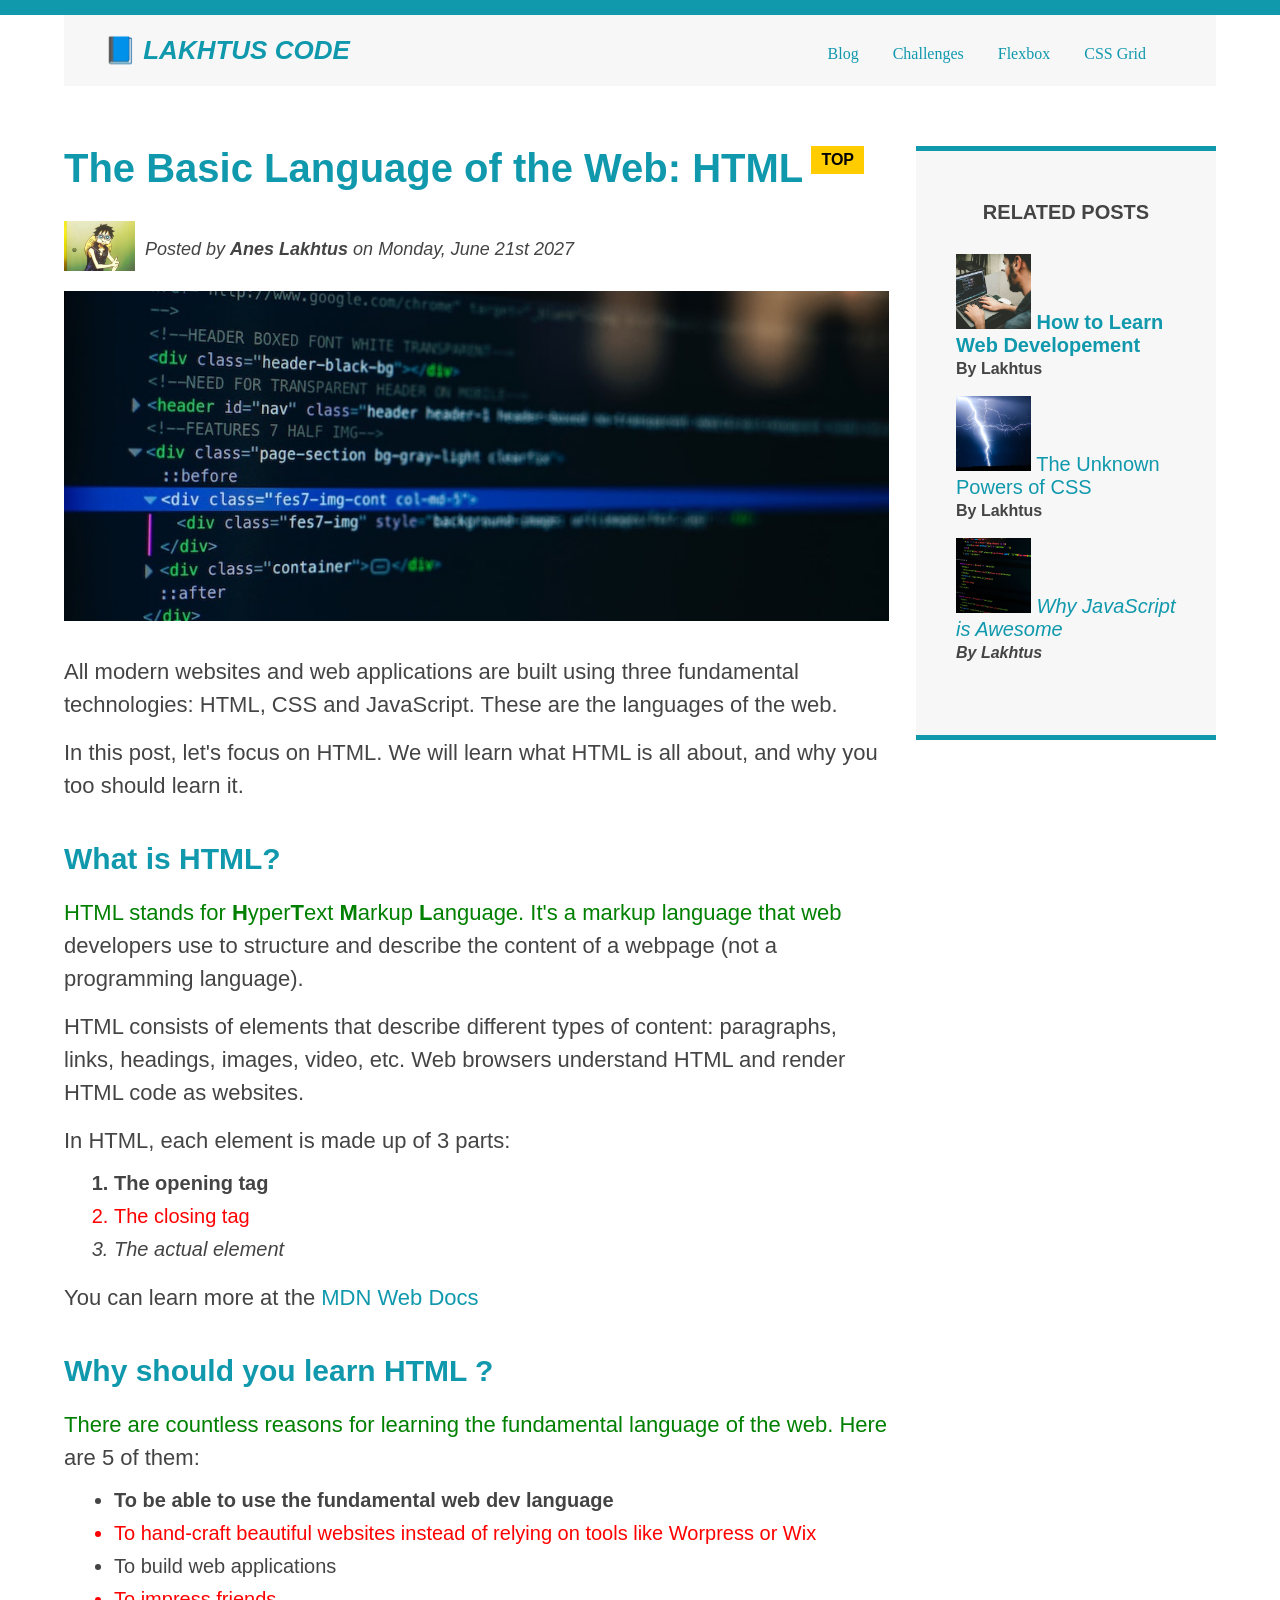
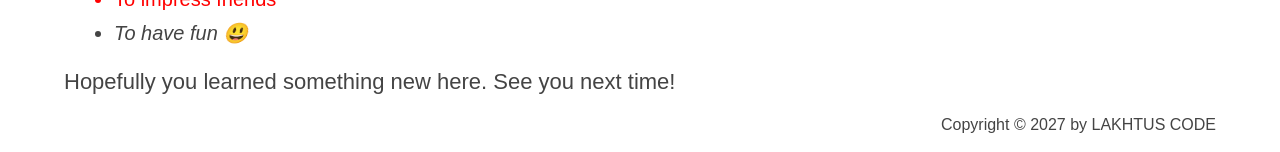
<file: index.html>
<!DOCTYPE html>
<html lang="en">
  <head>
    <meta charset="UTF-8" />
    <meta name="viewport" content="width=device-width, initial-scale=1.0" />
    <link href="style.css" rel="stylesheet" />
    <title>Document</title>
    <style></style>
  </head>
  <body class="body">
    <!-- magic -->
    <div class="container">
      <header class="main-header">
        <h1>📘 Lakhtus Code</h1>

        <nav class="links">
          <a href="blog.html">Blog</a>
          <a href="blog.html">Challenges</a>
          <a href="blog.html">Flexbox</a>
          <a href="#lastParagraph">CSS Grid</a>
        </nav>
        <div class="clear"></div>
      </header>
      <article>
        <header class="post-header">
          <h2>The Basic Language of the Web: HTML</h2>
          <img
            src="ressources/lakhturuus.jpg"
            alt="profile picture"
            width="auto"
            height="100"
            class="author-img"
          />
          <p id="author" class="author">
            Posted by <strong>Anes Lakhtus</strong> on Monday, June 21st 2027
          </p>

          <img
            src="ressources/post-img.jpg"
            alt="HTML code"
            width="500"
            height="200"
            class="post-img"
          />
        </header>
        <p>
          All modern websites and web applications are built using three
          fundamental technologies: HTML, CSS and JavaScript. These are the
          languages of the web.
        </p>
        <p>
          In this post, let's focus on HTML. We will learn what HTML is all
          about, and why you too should learn it.
        </p>
        <h3>What is HTML?</h3>
        <p>
          HTML stands for <strong>H</strong>yper<strong>T</strong>ext
          <strong>M</strong>arkup <strong>L</strong>anguage. It's a markup
          language that web developers use to structure and describe the content
          of a webpage (not a programming language).
        </p>

        <p>
          HTML consists of elements that describe different types of content:
          paragraphs, links, headings, images, video, etc. Web browsers
          understand HTML and render HTML code as websites.
        </p>
        <p>In HTML, each element is made up of 3 parts:</p>
        <ol>
          <li class="first-li">The opening tag</li>
          <li>The closing tag</li>
          <li>The actual element</li>
        </ol>
        <p>
          You can learn more at the
          <a
            href="https://developer.mozilla.org/en-US/docs/Web/HTML"
            target="_blank"
            >MDN Web Docs</a
          >
        </p>
        <h3>Why should you learn HTML ?</h3>
        <p>
          There are countless reasons for learning the fundamental language of
          the web. Here are 5 of them:
        </p>
        <ul>
          <li class="first-li">
            To be able to use the fundamental web dev language
          </li>
          <li>
            To hand-craft beautiful websites instead of relying on tools like
            Worpress or Wix
          </li>
          <li>To build web applications</li>
          <li>To impress friends</li>
          <li>To have fun 😃</li>
        </ul>
        <p id="lastParagraph">
          Hopefully you learned something new here. See you next time!
        </p>
      </article>

      <aside>
        <h4>Related posts</h4>
        <ul class="related">
          <li>
            <img src="ressources/related-1.jpg" height="75" width="75" />
            <a href="#">How to Learn Web Developement</a>
            <p class="related-author">By Lakhtus</p>
          </li>
          <li>
            <img src="ressources/related-2.jpg" height="75" width="75" />
            <a href="#">The Unknown Powers of CSS</a>
            <p class="related-author">By Lakhtus</p>
          </li>
          <li>
            <img src="ressources/related-3.jpg" height="75" width="75" />
            <a href="#">Why JavaScript is Awesome</a>
            <p class="related-author">By Lakhtus</p>
          </li>
        </ul>
      </aside>

      <footer>
        <p id="copyright" class="copyright">
          Copyright &copy; 2027 by LAKHTUS CODE
        </p>
      </footer>
    </div>
  </body>
</html>
</file>
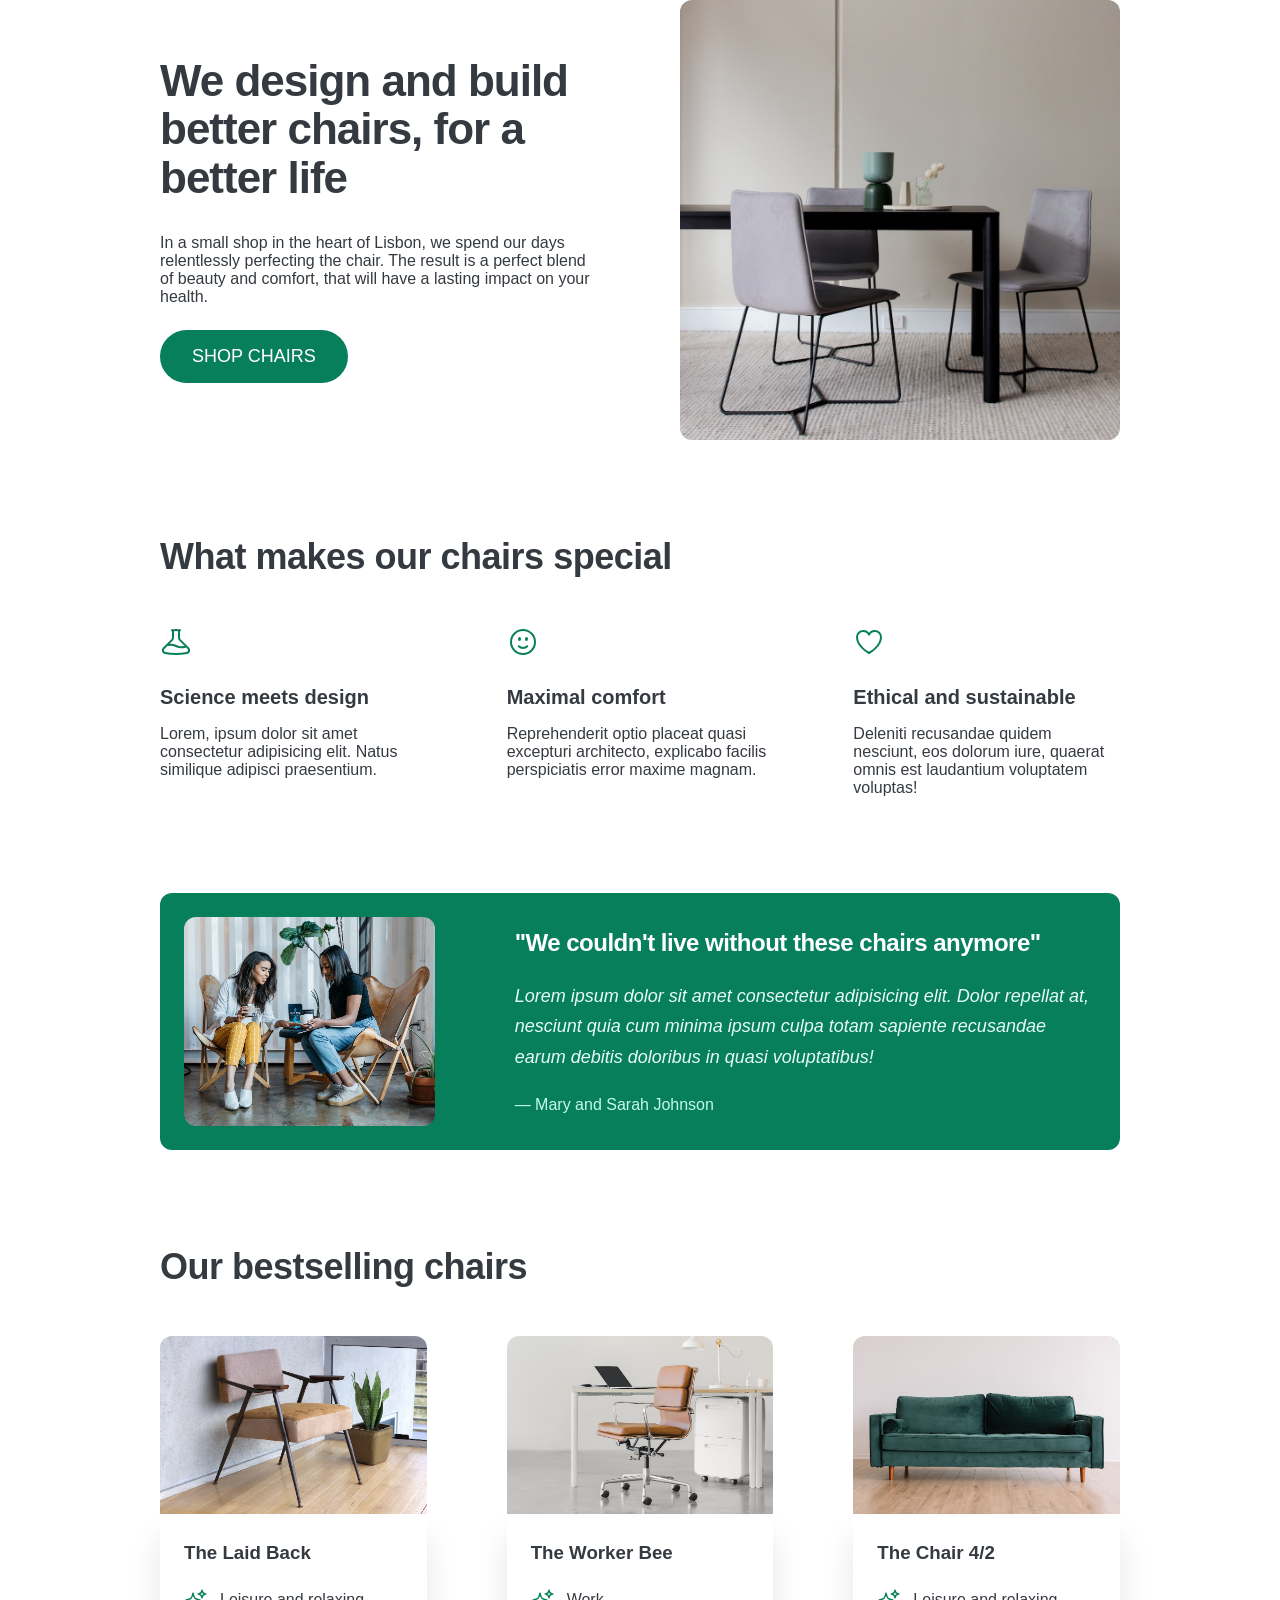
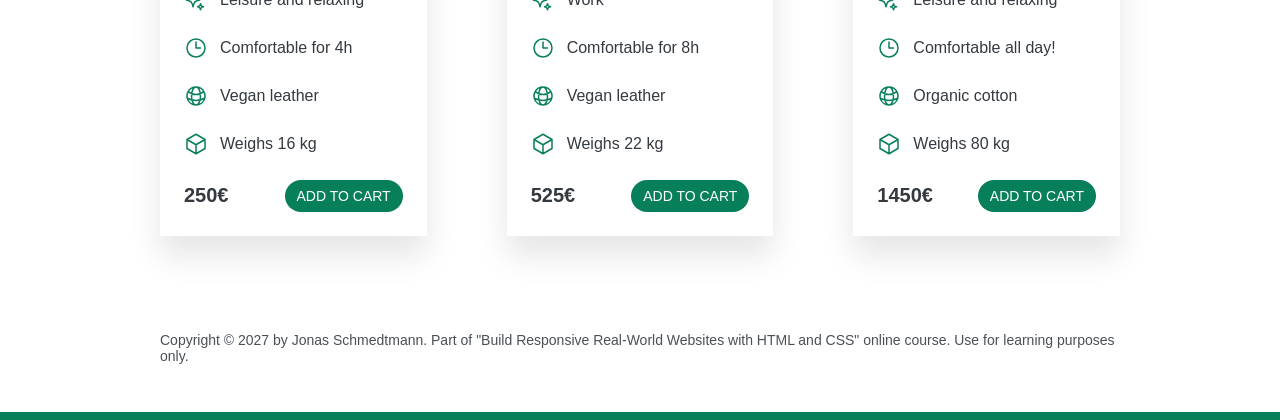
<file: design/index.html>
<!DOCTYPE html>
<html lang="en">
  <head>
    <meta charset="UTF-8" />
    <meta http-equiv="X-UA-Compatible" content="IE=edge" />
    <meta name="viewport" content="width=device-width, initial-scale=1.0" />
    <link
      href="https://fonts.googleapis.com/css2?family=Inter:wght@400;500;700&display=swap"
      rel="stylesheet"
    />

    <link rel="stylesheet" href="style.css" />
    <title>Lisbon Chair Shop</title>
  </head>
  <body>
    <div class="container">
      <header>
        <div class="header-text-box">
          <h1>We design and build better chairs, for a better life</h1>
          <p class="header-text">
            In a small shop in the heart of Lisbon, we spend our days
            relentlessly perfecting the chair. The result is a perfect blend of
            beauty and comfort, that will have a lasting impact on your health.
          </p>
          <a class="btn btn--big" href="#">Shop chairs</a>
        </div>
        <img src="hero.jpg" alt="Photo" />
      </header>

      <section>
        <h2>What makes our chairs special</h2>
        <div class="grid-3-cols">
          <div>
            <svg
              xmlns="http://www.w3.org/2000/svg"
              fill="none"
              viewBox="0 0 24 24"
              stroke-width="1.5"
              stroke="currentColor"
              class="feature-icon"
            >
              <path
                stroke-linecap="round"
                stroke-linejoin="round"
                d="M9.75 3.104v5.714a2.25 2.25 0 0 1-.659 1.591L5 14.5M9.75 3.104c-.251.023-.501.05-.75.082m.75-.082a24.301 24.301 0 0 1 4.5 0m0 0v5.714c0 .597.237 1.17.659 1.591L19.8 15.3M14.25 3.104c.251.023.501.05.75.082M19.8 15.3l-1.57.393A9.065 9.065 0 0 1 12 15a9.065 9.065 0 0 0-6.23-.693L5 14.5m14.8.8 1.402 1.402c1.232 1.232.65 3.318-1.067 3.611A48.309 48.309 0 0 1 12 21c-2.773 0-5.491-.235-8.135-.687-1.718-.293-2.3-2.379-1.067-3.61L5 14.5"
              />
            </svg>

            <p class="features-title"><strong>Science meets design</strong></p>
            <p class="features-text">
              Lorem, ipsum dolor sit amet consectetur adipisicing elit. Natus
              similique adipisci praesentium.
            </p>
          </div>

          <div>
            <svg
              xmlns="http://www.w3.org/2000/svg"
              fill="none"
              viewBox="0 0 24 24"
              stroke-width="1.5"
              stroke="currentColor"
              class="feature-icon"
            >
              <path
                stroke-linecap="round"
                stroke-linejoin="round"
                d="M15.182 15.182a4.5 4.5 0 0 1-6.364 0M21 12a9 9 0 1 1-18 0 9 9 0 0 1 18 0ZM9.75 9.75c0 .414-.168.75-.375.75S9 10.164 9 9.75 9.168 9 9.375 9s.375.336.375.75Zm-.375 0h.008v.015h-.008V9.75Zm5.625 0c0 .414-.168.75-.375.75s-.375-.336-.375-.75.168-.75.375-.75.375.336.375.75Zm-.375 0h.008v.015h-.008V9.75Z"
              />
            </svg>
            <p class="features-title">
              <strong>Maximal comfort</strong>
            </p>
            <p class="features-text">
              Reprehenderit optio placeat quasi excepturi architecto, explicabo
              facilis perspiciatis error maxime magnam.
            </p>
          </div>

          <div>
            <svg
              xmlns="http://www.w3.org/2000/svg"
              fill="none"
              viewBox="0 0 24 24"
              stroke-width="1.5"
              stroke="currentColor"
              class="feature-icon"
            >
              <path
                stroke-linecap="round"
                stroke-linejoin="round"
                d="M21 8.25c0-2.485-2.099-4.5-4.688-4.5-1.935 0-3.597 1.126-4.312 2.733-.715-1.607-2.377-2.733-4.313-2.733C5.1 3.75 3 5.765 3 8.25c0 7.22 9 12 9 12s9-4.78 9-12Z"
              />
            </svg>
            <p class="features-title">
              <strong>Ethical and sustainable</strong>
            </p>
            <p class="features-text">
              Deleniti recusandae quidem nesciunt, eos dolorum iure, quaerat
              omnis est laudantium voluptatem voluptas!
            </p>
          </div>
        </div>
      </section>

      <section class="testimonial-section">
        <div class="grid-3-cols">
          <img src="customers.jpg" alt="People sitting on chairs" />
          <div class="testimonial-box">
            <h2>"We couldn't live without these chairs anymore"</h2>
            <blockquote class="testimonial-text">
              Lorem ipsum dolor sit amet consectetur adipisicing elit. Dolor
              repellat at, nesciunt quia cum minima ipsum culpa totam sapiente
              recusandae earum debitis doloribus in quasi voluptatibus!
            </blockquote>
            <p class="testimonial-author">&mdash; Mary and Sarah Johnson</p>
          </div>
        </div>
      </section>

      <section>
        <h2>Our bestselling chairs</h2>
        <div class="grid-3-cols">
          <figure class="chair">
            <img src="chair-1.jpg" alt="Chair" />
            <div class="chair-box">
              <h3>The Laid Back</h3>
              <ul class="chair-details">
                <li>
                  <svg
                    xmlns="http://www.w3.org/2000/svg"
                    fill="none"
                    viewBox="0 0 24 24"
                    stroke-width="1.5"
                    stroke="currentColor"
                    class="chair-icon"
                  >
                    <path
                      stroke-linecap="round"
                      stroke-linejoin="round"
                      d="M9.813 15.904 9 18.75l-.813-2.846a4.5 4.5 0 0 0-3.09-3.09L2.25 12l2.846-.813a4.5 4.5 0 0 0 3.09-3.09L9 5.25l.813 2.846a4.5 4.5 0 0 0 3.09 3.09L15.75 12l-2.846.813a4.5 4.5 0 0 0-3.09 3.09ZM18.259 8.715 18 9.75l-.259-1.035a3.375 3.375 0 0 0-2.455-2.456L14.25 6l1.036-.259a3.375 3.375 0 0 0 2.455-2.456L18 2.25l.259 1.035a3.375 3.375 0 0 0 2.456 2.456L21.75 6l-1.035.259a3.375 3.375 0 0 0-2.456 2.456ZM16.894 20.567 16.5 21.75l-.394-1.183a2.25 2.25 0 0 0-1.423-1.423L13.5 18.75l1.183-.394a2.25 2.25 0 0 0 1.423-1.423l.394-1.183.394 1.183a2.25 2.25 0 0 0 1.423 1.423l1.183.394-1.183.394a2.25 2.25 0 0 0-1.423 1.423Z"
                    />
                  </svg>

                  <!-- Span is a generic INLINE text element, it doesn't have any meaning. It's like a div element, but inline -->
                  <span>Leisure and relaxing</span>
                </li>
                <li>
                  <svg
                    xmlns="http://www.w3.org/2000/svg"
                    fill="none"
                    viewBox="0 0 24 24"
                    stroke-width="1.5"
                    stroke="currentColor"
                    class="chair-icon"
                  >
                    <path
                      stroke-linecap="round"
                      stroke-linejoin="round"
                      d="M12 6v6h4.5m4.5 0a9 9 0 1 1-18 0 9 9 0 0 1 18 0Z"
                    />
                  </svg>

                  <span>Comfortable for 4h</span>
                </li>
                <li>
                  <svg
                    xmlns="http://www.w3.org/2000/svg"
                    fill="none"
                    viewBox="0 0 24 24"
                    stroke-width="1.5"
                    stroke="currentColor"
                    class="chair-icon"
                  >
                    <path
                      stroke-linecap="round"
                      stroke-linejoin="round"
                      d="M12 21a9.004 9.004 0 0 0 8.716-6.747M12 21a9.004 9.004 0 0 1-8.716-6.747M12 21c2.485 0 4.5-4.03 4.5-9S14.485 3 12 3m0 18c-2.485 0-4.5-4.03-4.5-9S9.515 3 12 3m0 0a8.997 8.997 0 0 1 7.843 4.582M12 3a8.997 8.997 0 0 0-7.843 4.582m15.686 0A11.953 11.953 0 0 1 12 10.5c-2.998 0-5.74-1.1-7.843-2.918m15.686 0A8.959 8.959 0 0 1 21 12c0 .778-.099 1.533-.284 2.253m0 0A17.919 17.919 0 0 1 12 16.5c-3.162 0-6.133-.815-8.716-2.247m0 0A9.015 9.015 0 0 1 3 12c0-1.605.42-3.113 1.157-4.418"
                    />
                  </svg>

                  <span>Vegan leather</span>
                </li>
                <li>
                  <svg
                    xmlns="http://www.w3.org/2000/svg"
                    fill="none"
                    viewBox="0 0 24 24"
                    stroke-width="1.5"
                    stroke="currentColor"
                    class="chair-icon"
                  >
                    <path
                      stroke-linecap="round"
                      stroke-linejoin="round"
                      d="m21 7.5-9-5.25L3 7.5m18 0-9 5.25m9-5.25v9l-9 5.25M3 7.5l9 5.25M3 7.5v9l9 5.25m0-9v9"
                    />
                  </svg>

                  <span>Weighs 16 kg</span>
                </li>
              </ul>
              <div class="chair-price">
                <strong>250€</strong>
                <a href="#" class="btn btn--small">Add to cart</a>
              </div>
            </div>
          </figure>

          <figure class="chair">
            <img src="chair-2.jpg" alt="Chair" />
            <div class="chair-box">
              <h3>The Worker Bee</h3>
              <ul class="chair-details">
                <li>
                  <svg
                    xmlns="http://www.w3.org/2000/svg"
                    fill="none"
                    viewBox="0 0 24 24"
                    stroke-width="1.5"
                    stroke="currentColor"
                    class="chair-icon"
                  >
                    <path
                      stroke-linecap="round"
                      stroke-linejoin="round"
                      d="M9.813 15.904 9 18.75l-.813-2.846a4.5 4.5 0 0 0-3.09-3.09L2.25 12l2.846-.813a4.5 4.5 0 0 0 3.09-3.09L9 5.25l.813 2.846a4.5 4.5 0 0 0 3.09 3.09L15.75 12l-2.846.813a4.5 4.5 0 0 0-3.09 3.09ZM18.259 8.715 18 9.75l-.259-1.035a3.375 3.375 0 0 0-2.455-2.456L14.25 6l1.036-.259a3.375 3.375 0 0 0 2.455-2.456L18 2.25l.259 1.035a3.375 3.375 0 0 0 2.456 2.456L21.75 6l-1.035.259a3.375 3.375 0 0 0-2.456 2.456ZM16.894 20.567 16.5 21.75l-.394-1.183a2.25 2.25 0 0 0-1.423-1.423L13.5 18.75l1.183-.394a2.25 2.25 0 0 0 1.423-1.423l.394-1.183.394 1.183a2.25 2.25 0 0 0 1.423 1.423l1.183.394-1.183.394a2.25 2.25 0 0 0-1.423 1.423Z"
                    />
                  </svg>
                  <span>Work</span>
                </li>
                <li>
                  <svg
                    xmlns="http://www.w3.org/2000/svg"
                    fill="none"
                    viewBox="0 0 24 24"
                    stroke-width="1.5"
                    stroke="currentColor"
                    class="chair-icon"
                  >
                    <path
                      stroke-linecap="round"
                      stroke-linejoin="round"
                      d="M12 6v6h4.5m4.5 0a9 9 0 1 1-18 0 9 9 0 0 1 18 0Z"
                    />
                  </svg>
                  <span>Comfortable for 8h</span>
                </li>
                <li>
                  <svg
                    xmlns="http://www.w3.org/2000/svg"
                    fill="none"
                    viewBox="0 0 24 24"
                    stroke-width="1.5"
                    stroke="currentColor"
                    class="chair-icon"
                  >
                    <path
                      stroke-linecap="round"
                      stroke-linejoin="round"
                      d="M12 21a9.004 9.004 0 0 0 8.716-6.747M12 21a9.004 9.004 0 0 1-8.716-6.747M12 21c2.485 0 4.5-4.03 4.5-9S14.485 3 12 3m0 18c-2.485 0-4.5-4.03-4.5-9S9.515 3 12 3m0 0a8.997 8.997 0 0 1 7.843 4.582M12 3a8.997 8.997 0 0 0-7.843 4.582m15.686 0A11.953 11.953 0 0 1 12 10.5c-2.998 0-5.74-1.1-7.843-2.918m15.686 0A8.959 8.959 0 0 1 21 12c0 .778-.099 1.533-.284 2.253m0 0A17.919 17.919 0 0 1 12 16.5c-3.162 0-6.133-.815-8.716-2.247m0 0A9.015 9.015 0 0 1 3 12c0-1.605.42-3.113 1.157-4.418"
                    />
                  </svg>
                  <span>Vegan leather</span>
                </li>
                <li>
                  <svg
                    xmlns="http://www.w3.org/2000/svg"
                    fill="none"
                    viewBox="0 0 24 24"
                    stroke-width="1.5"
                    stroke="currentColor"
                    class="chair-icon"
                  >
                    <path
                      stroke-linecap="round"
                      stroke-linejoin="round"
                      d="m21 7.5-9-5.25L3 7.5m18 0-9 5.25m9-5.25v9l-9 5.25M3 7.5l9 5.25M3 7.5v9l9 5.25m0-9v9"
                    />
                  </svg>
                  <span>Weighs 22 kg</span>
                </li>
              </ul>
              <div class="chair-price">
                <strong>525€</strong>
                <a href="#" class="btn btn--small">Add to cart</a>
              </div>
            </div>
          </figure>

          <figure class="chair">
            <img src="chair-3.jpg" alt="Chair" />
            <div class="chair-box">
              <h3>The Chair 4/2</h3>
              <ul class="chair-details">
                <li>
                  <svg
                    xmlns="http://www.w3.org/2000/svg"
                    fill="none"
                    viewBox="0 0 24 24"
                    stroke-width="1.5"
                    stroke="currentColor"
                    class="chair-icon"
                  >
                    <path
                      stroke-linecap="round"
                      stroke-linejoin="round"
                      d="M9.813 15.904 9 18.75l-.813-2.846a4.5 4.5 0 0 0-3.09-3.09L2.25 12l2.846-.813a4.5 4.5 0 0 0 3.09-3.09L9 5.25l.813 2.846a4.5 4.5 0 0 0 3.09 3.09L15.75 12l-2.846.813a4.5 4.5 0 0 0-3.09 3.09ZM18.259 8.715 18 9.75l-.259-1.035a3.375 3.375 0 0 0-2.455-2.456L14.25 6l1.036-.259a3.375 3.375 0 0 0 2.455-2.456L18 2.25l.259 1.035a3.375 3.375 0 0 0 2.456 2.456L21.75 6l-1.035.259a3.375 3.375 0 0 0-2.456 2.456ZM16.894 20.567 16.5 21.75l-.394-1.183a2.25 2.25 0 0 0-1.423-1.423L13.5 18.75l1.183-.394a2.25 2.25 0 0 0 1.423-1.423l.394-1.183.394 1.183a2.25 2.25 0 0 0 1.423 1.423l1.183.394-1.183.394a2.25 2.25 0 0 0-1.423 1.423Z"
                    />
                  </svg>
                  <span>Leisure and relaxing</span>
                </li>
                <li>
                  <svg
                    xmlns="http://www.w3.org/2000/svg"
                    fill="none"
                    viewBox="0 0 24 24"
                    stroke-width="1.5"
                    stroke="currentColor"
                    class="chair-icon"
                  >
                    <path
                      stroke-linecap="round"
                      stroke-linejoin="round"
                      d="M12 6v6h4.5m4.5 0a9 9 0 1 1-18 0 9 9 0 0 1 18 0Z"
                    />
                  </svg>
                  <span>Comfortable all day!</span>
                </li>
                <li>
                  <svg
                    xmlns="http://www.w3.org/2000/svg"
                    fill="none"
                    viewBox="0 0 24 24"
                    stroke-width="1.5"
                    stroke="currentColor"
                    class="chair-icon"
                  >
                    <path
                      stroke-linecap="round"
                      stroke-linejoin="round"
                      d="M12 21a9.004 9.004 0 0 0 8.716-6.747M12 21a9.004 9.004 0 0 1-8.716-6.747M12 21c2.485 0 4.5-4.03 4.5-9S14.485 3 12 3m0 18c-2.485 0-4.5-4.03-4.5-9S9.515 3 12 3m0 0a8.997 8.997 0 0 1 7.843 4.582M12 3a8.997 8.997 0 0 0-7.843 4.582m15.686 0A11.953 11.953 0 0 1 12 10.5c-2.998 0-5.74-1.1-7.843-2.918m15.686 0A8.959 8.959 0 0 1 21 12c0 .778-.099 1.533-.284 2.253m0 0A17.919 17.919 0 0 1 12 16.5c-3.162 0-6.133-.815-8.716-2.247m0 0A9.015 9.015 0 0 1 3 12c0-1.605.42-3.113 1.157-4.418"
                    />
                  </svg>
                  <span>Organic cotton</span>
                </li>
                <li>
                  <svg
                    xmlns="http://www.w3.org/2000/svg"
                    fill="none"
                    viewBox="0 0 24 24"
                    stroke-width="1.5"
                    stroke="currentColor"
                    class="chair-icon"
                  >
                    <path
                      stroke-linecap="round"
                      stroke-linejoin="round"
                      d="m21 7.5-9-5.25L3 7.5m18 0-9 5.25m9-5.25v9l-9 5.25M3 7.5l9 5.25M3 7.5v9l9 5.25m0-9v9"
                    />
                  </svg>
                  <span>Weighs 80 kg</span>
                </li>
              </ul>
              <div class="chair-price">
                <strong>1450€</strong>
                <a href="#" class="btn btn--small">Add to cart</a>
              </div>
            </div>
          </figure>
        </div>
      </section>

      <footer>
        Copyright &copy; 2027 by Jonas Schmedtmann. Part of "Build Responsive
        Real-World Websites with HTML and CSS" online course. Use for learning
        purposes only.
      </footer>
    </div>
  </body>
</html>
<!-- learning about colors rules -->
<!-- learning about icons rule  -->
<!-- leaning about site personality -->
<!-- learning about stealing like an artist -->
</file>
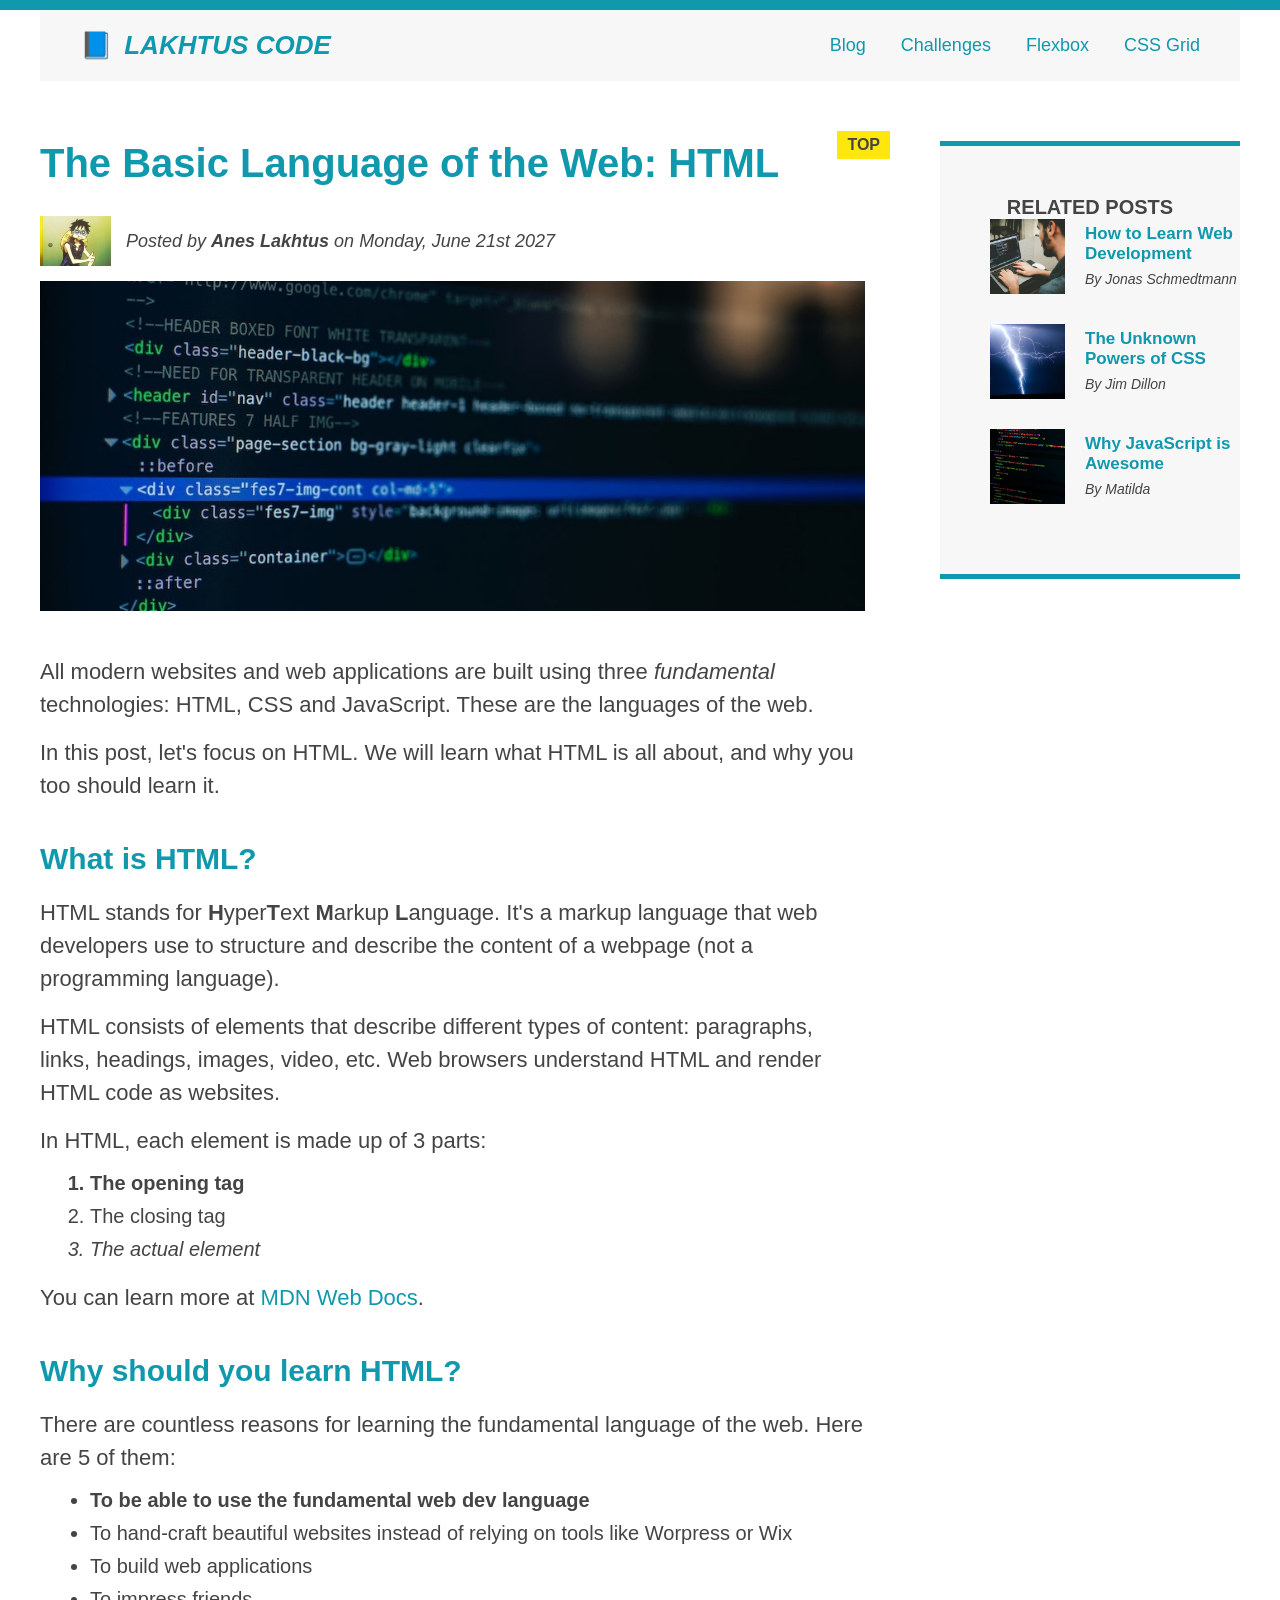
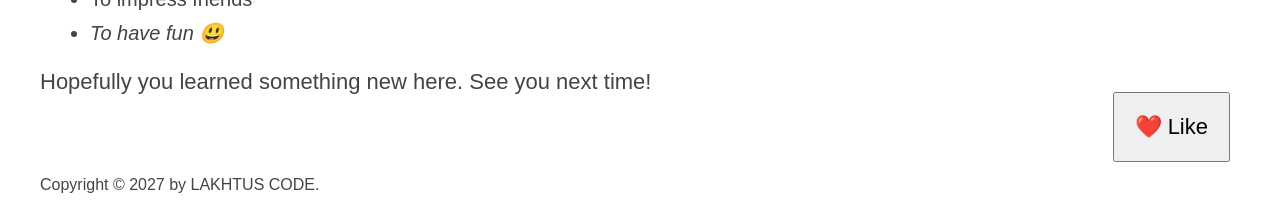
<file: layouts/index.html>
<!DOCTYPE html>
<html lang="en">
  <head>
    <meta charset="UTF-8" />
    <link href="style.css" rel="stylesheet" />

    <title>The Basic Language of the Web: HTML</title>
  </head>

  <body>
    <!--
    <h1>The Basic Language of the Web: HTML</h1>
    <h2>The Basic Language of the Web: HTML</h2>
    <h3>The Basic Language of the Web: HTML</h3>
    <h4>The Basic Language of the Web: HTML</h4>
    <h5>The Basic Language of the Web: HTML</h5>
    <h6>The Basic Language of the Web: HTML</h6>
    -->

    <div class="container">
      <header class="main-header">
        <h1>📘 LAKHTUS CODE</h1>

        <nav>
          <!-- <strong>This is the navigation</strong> -->
          <a href="blog.html">Blog</a>
          <a href="#">Challenges</a>
          <a href="flexbox.html">Flexbox</a>
          <a href="css-grid.html">CSS Grid</a>
        </nav>
      </header>

      <article>
        <header class="post-header">
          <h2>The Basic Language of the Web: HTML</h2>

          <div class="author-box">
            <img
              src="img/lakhturuus.jpg"
              alt="Headshot of
          Lakhtus"
              height="50"
              width="auto"
            />

            <p id="author">
              Posted by <strong>Anes Lakhtus</strong> on Monday, June 21st 2027
            </p>
          </div>
          <img
            src="img/post-img.jpg"
            alt="HTML code on a screen"
            width="500"
            height="200"
            class="post-img"
          />
          <button>❤️ Like</button>
        </header>

        <p>
          All modern websites and web applications are built using three
          <em>fundamental</em>
          technologies: HTML, CSS and JavaScript. These are the languages of the
          web.
        </p>

        <p>
          In this post, let's focus on HTML. We will learn what HTML is all
          about, and why you too should learn it.
        </p>

        <h3>What is HTML?</h3>
        <p>
          HTML stands for <strong>H</strong>yper<strong>T</strong>ext
          <strong>M</strong>arkup <strong>L</strong>anguage. It's a markup
          language that web developers use to structure and describe the content
          of a webpage (not a programming language).
        </p>
        <p>
          HTML consists of elements that describe different types of content:
          paragraphs, links, headings, images, video, etc. Web browsers
          understand HTML and render HTML code as websites.
        </p>
        <p>In HTML, each element is made up of 3 parts:</p>

        <ol>
          <li class="first-li">The opening tag</li>
          <li>The closing tag</li>
          <li>The actual element</li>
        </ol>

        <p>
          You can learn more at
          <a
            href="https://developer.mozilla.org/en-US/docs/Web/HTML"
            target="_blank"
            >MDN Web Docs</a
          >.
        </p>

        <h3>Why should you learn HTML?</h3>

        <p>
          There are countless reasons for learning the fundamental language of
          the web. Here are 5 of them:
        </p>

        <ul>
          <li class="first-li">
            To be able to use the fundamental web dev language
          </li>
          <li>
            To hand-craft beautiful websites instead of relying on tools like
            Worpress or Wix
          </li>
          <li>To build web applications</li>
          <li>To impress friends</li>
          <li>To have fun 😃</li>
        </ul>

        <p>Hopefully you learned something new here. See you next time!</p>
      </article>

      <aside>
        <h4>Related posts</h4>

        <ul class="related">
          <li class="related-post">
            <img
              src="img/related-1.jpg"
              alt="Person programming"
              width="75"
              height="75"
            />
            <div>
              <a href="#" class="related-link">How to Learn Web Development</a>
              <p class="related-author">By Jonas Schmedtmann</p>
            </div>
          </li>
          <li class="related-post">
            <img
              src="img/related-2.jpg"
              alt="Lightning"
              width="75"
              height="75"
            />
            <div>
              <a href="#" class="related-link">The Unknown Powers of CSS</a>
              <p class="related-author">By Jim Dillon</p>
            </div>
          </li>
          <li class="related-post">
            <img
              src="img/related-3.jpg"
              alt="JavaScript code on a screen"
              width="75"
              height="75"
            />
            <div>
              <a href="#" class="related-link">Why JavaScript is Awesome</a>
              <p class="related-author">By Matilda</p>
            </div>
          </li>
        </ul>
      </aside>

      <footer>
        <p id="copyright" class="copyright text">
          Copyright &copy; 2027 by LAKHTUS CODE.
        </p>
      </footer>
    </div>
  </body>
</html>
</file>
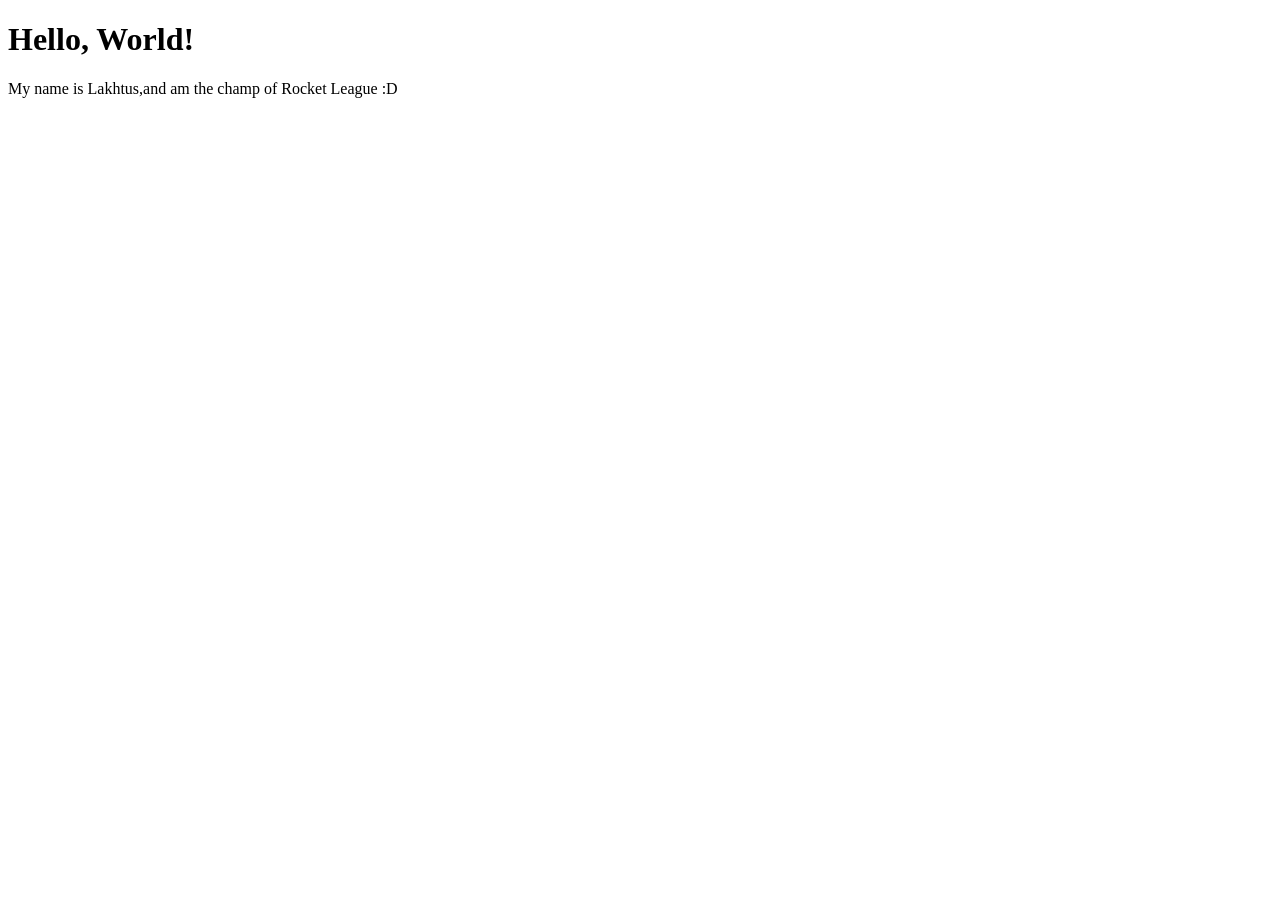
<file: test.html>
<!DOCTYPE html>
<html lang="en">
  <head>
    <meta charset="UTF-8" />
    <meta name="viewport" content="width=device-width, initial-scale=1.0" />
    <title>Project Page</title>
  </head>
  <body>
    <h1>Hello, World!</h1>
    <p>My name is Lakhtus,and am the champ of Rocket League :D</p>
  </body>
</html>
</file>
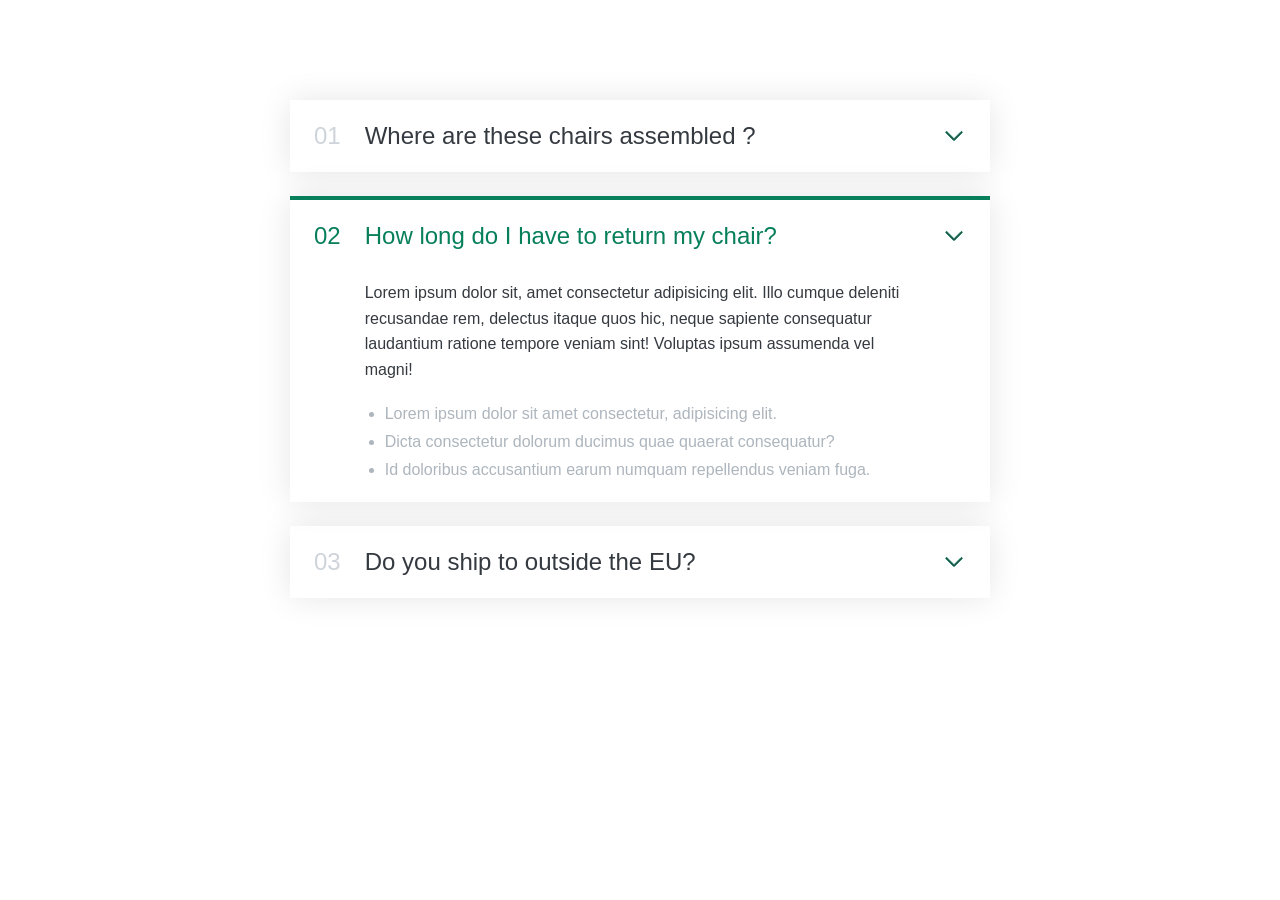
<file: component/01-accordion.html>
<!DOCTYPE html>
<html lang="en">
  <head>
    <meta charset="UTF-8" />
    <meta name="viewport" content="width=device-width, initial-scale=1.0" />
    <title>Accordion Component</title>
    <link
      href="https://fonts.googleapis.com/css2?family=Inter:wght@400;500;700&display=swap"
      rel="stylesheet"
    />
    <style>
      /*
                    SPACING SYSTEM (px)
                    2 / 4 / 8 / 12 / 16 / 24 / 32 / 48 / 64 / 80 / 96 / 128
                    
                    FONT SIZE SYSTEM (px)
                    10 / 12 / 14 / 16 / 18 / 20 / 24 / 30 / 36 / 44 / 52 / 62 / 74 / 86 / 98
                    */

      /*MAIN COLOR #087f5b */
      /*GREY COLOR #343a40 */

      * {
        margin: 0;
        padding: 0;
        box-sizing: border-box;
      }

      /* ------------------------ */
      /* GENERAL STYLES */
      /* ------------------------ */
      body {
        font-family: sans-serif;
        color: #343a40;
        line-height: 1;
      }

      .accordion {
        width: 700px;
        margin: 100px auto;

        display: flex;
        flex-direction: column;
        gap: 24px;
      }

      .item {
        box-shadow: 0 0 32px rgba(0, 0, 0, 0.1);
        padding: 24px;

        display: grid;
        grid-template-columns: auto 1fr auto;
        column-gap: 24px;
        row-gap: 32px;
        align-items: center;
      }
      .number,
      .text {
        font-size: 24px;
        font-weight: 500;
        /* color: #087f5b; */
      }
      .number {
        color: #ced4da;
      }

      .icon {
        width: 24px;
        height: 24px;
        stroke: #087f5b;
      }
      .hidden-box {
        grid-column: 2;
        display: none;
      }

      .hidden-box p {
        line-height: 1.6;
        margin-bottom: 24px;
      }

      .hidden-box ul {
        color: #adb5bd;
        margin-left: 20px;
        display: flex;
        flex-direction: column;
        gap: 12px;
      }
      /* OPEN STATE */
      .open {
        border-top: 4px solid #087f5b;
      }
      .open .hidden-box {
        display: block;
      }
      .open .number,
      .open .text {
        color: #087f5b;
      }

      /* .hidden-box li {
        margin-bottom: 12px;

    } */
    </style>
  </head>
  <body>
    <div class="accordion">
      <div class="item">
        <p class="number">01</p>
        <p class="text">Where are these chairs assembled ?</p>
        <svg
          xmlns="http://www.w3.org/2000/svg"
          viewBox="0 0 24 24"
          class="icon"
          fill="currentColor"
        >
          <path
            fill-rule="evenodd"
            d="M12.53 16.28a.75.75 0 0 1-1.06 0l-7.5-7.5a.75.75 0 0 1 1.06-1.06L12 14.69l6.97-6.97a.75.75 0 1 1 1.06 1.06l-7.5 7.5Z"
            clip-rule="evenodd"
          />
        </svg>
        <div class="hidden-box">
          <p>
            Lorem ipsum dolor sit, amet consectetur adipisicing elit. Illo
            cumque deleniti recusandae rem, delectus itaque quos hic, neque
            sapiente consequatur laudantium ratione tempore veniam sint!
            Voluptas ipsum assumenda vel magni!
          </p>
          <ul>
            <li>Lorem ipsum dolor sit amet consectetur, adipisicing elit.</li>
            <li>Dicta consectetur dolorum ducimus quae quaerat consequatur?</li>
            <li>
              Id doloribus accusantium earum numquam repellendus veniam fuga.
            </li>
          </ul>
        </div>
      </div>

      <div class="item open">
        <p class="number">02</p>
        <p class="text">How long do I have to return my chair?</p>
        <svg
          xmlns="http://www.w3.org/2000/svg"
          viewBox="0 0 24 24"
          class="icon"
          fill="currentColor"
        >
          <path
            fill-rule="evenodd"
            d="M12.53 16.28a.75.75 0 0 1-1.06 0l-7.5-7.5a.75.75 0 0 1 1.06-1.06L12 14.69l6.97-6.97a.75.75 0 1 1 1.06 1.06l-7.5 7.5Z"
            clip-rule="evenodd"
          />
        </svg>
        <div class="hidden-box">
          <p>
            Lorem ipsum dolor sit, amet consectetur adipisicing elit. Illo
            cumque deleniti recusandae rem, delectus itaque quos hic, neque
            sapiente consequatur laudantium ratione tempore veniam sint!
            Voluptas ipsum assumenda vel magni!
          </p>
          <ul>
            <li>Lorem ipsum dolor sit amet consectetur, adipisicing elit.</li>
            <li>Dicta consectetur dolorum ducimus quae quaerat consequatur?</li>
            <li>
              Id doloribus accusantium earum numquam repellendus veniam fuga.
            </li>
          </ul>
        </div>
      </div>

      <div class="item">
        <p class="number">03</p>
        <p class="text">Do you ship to outside the EU?</p>
        <svg
          xmlns="http://www.w3.org/2000/svg"
          viewBox="0 0 24 24"
          class="icon"
          fill="currentColor"
        >
          <path
            fill-rule="evenodd"
            d="M12.53 16.28a.75.75 0 0 1-1.06 0l-7.5-7.5a.75.75 0 0 1 1.06-1.06L12 14.69l6.97-6.97a.75.75 0 1 1 1.06 1.06l-7.5 7.5Z"
            clip-rule="evenodd"
          />
        </svg>
        <div class="hidden-box">
          <p>
            Lorem ipsum dolor sit, amet consectetur adipisicing elit. Illo
            cumque deleniti recusandae rem, delectus itaque quos hic, neque
            sapiente consequatur laudantium ratione tempore veniam sint!
            Voluptas ipsum assumenda vel magni!
          </p>
          <ul>
            <li>Lorem ipsum dolor sit amet consectetur, adipisicing elit.</li>
            <li>Dicta consectetur dolorum ducimus quae quaerat consequatur?</li>
            <li>
              Id doloribus accusantium earum numquam repellendus veniam fuga.
            </li>
          </ul>
        </div>
      </div>
    </div>
  </body>
</html>
</file>
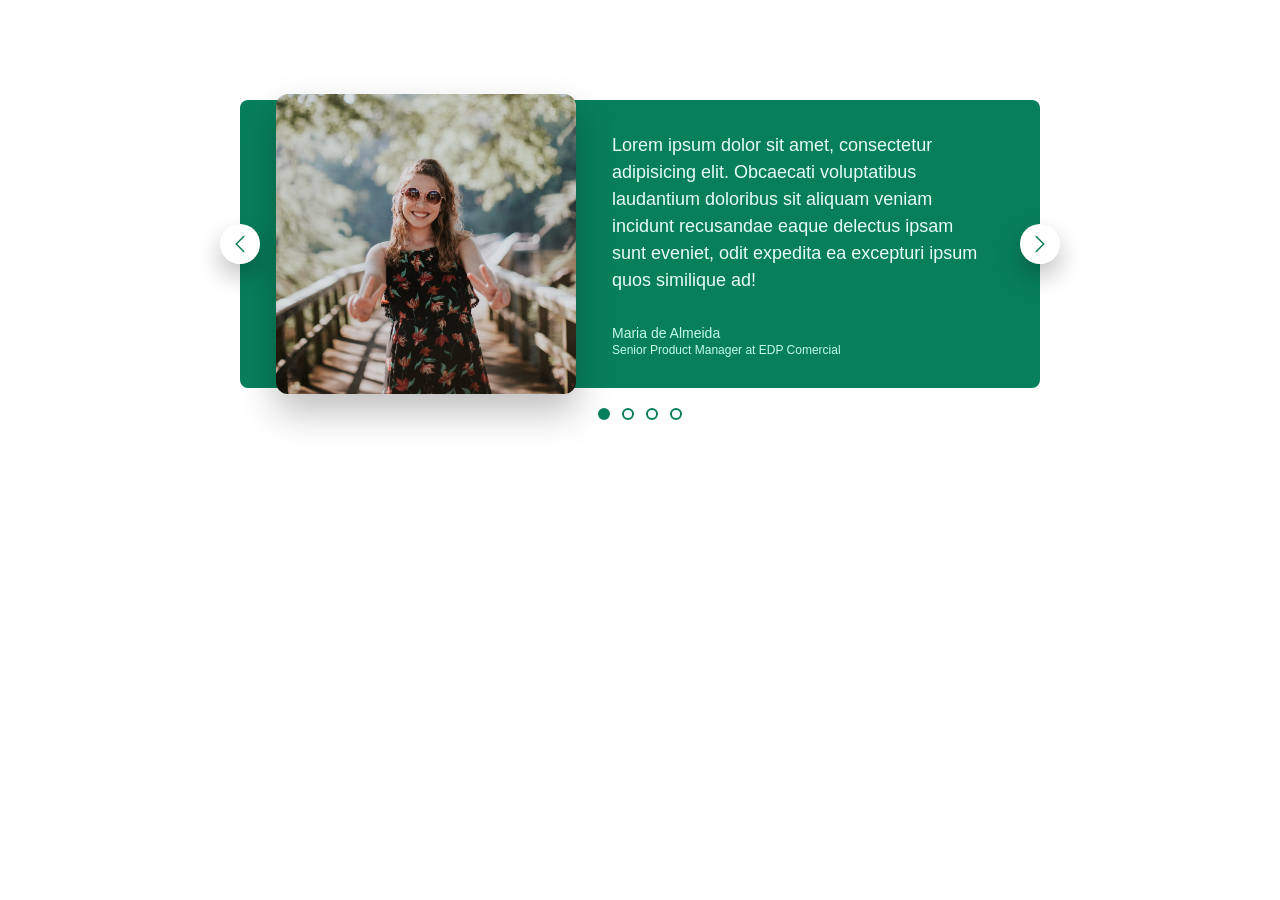
<file: component/02-carousel.html>
<!DOCTYPE html>
<html lang="en">
  <head>
    <meta charset="UTF-8" />
    <meta name="viewport" content="width=device-width, initial-scale=1.0" />
    <title>Carousel Component</title>
    <link
      href="https://fonts.googleapis.com/css2?family=Inter:wght@400;500;700&display=swap"
      rel="stylesheet"
    />
    <style>
      /*
                    SPACING SYSTEM (px)
                    2 / 4 / 8 / 12 / 16 / 24 / 32 / 48 / 64 / 80 / 96 / 128
                    
                    FONT SIZE SYSTEM (px)
                    10 / 12 / 14 / 16 / 18 / 20 / 24 / 30 / 36 / 44 / 52 / 62 / 74 / 86 / 98
                    */

      /*MAIN COLOR #087f5b */
      /*GREY COLOR #343a40 */

      * {
        margin: 0;
        padding: 0;
        box-sizing: border-box;
      }

      /* ------------------------ */
      /* GENERAL STYLES */
      /* ------------------------ */
      body {
        font-family: sans-serif;
        color: #343a40;
        line-height: 1;
      }

      .carousel {
        background-color: #087f5b;
        width: 800px;
        margin: 100px auto;
        /* padding: 32px;
        padding-right: 48px;
        padding-left: 86px; */
        padding: 32px 48px 32px 86px;
        border-radius: 8px;
        position: relative;

        display: flex;
        align-items: center;
        gap: 86px;
      }

      img {
        height: 200px;
        border-radius: 8px;
        transform: scale(1.5);
        box-shadow: 0 12px 24px rgba(0, 0, 0, 0.25);
      }
      .testimonial-text {
        font-size: 18px;
        font-weight: 500;
        line-height: 1.5;
        margin-bottom: 32px;
        color: #e6fcf5;
      }
      .testimonial-author {
        font-size: 14px;
        margin-bottom: 4px;
        color: #c3fae8;
      }
      .tetimonial-job {
        font-size: 12px;
        color: #c3fae8;
      }
      /* CONTROLS */

      .btn {
        background-color: #fff;
        border: none;
        height: 40px;
        width: 40px;
        border-radius: 50%;
        position: absolute;
        box-shadow: 0 12px 24px rgba(0, 0, 0, 0.25);
        cursor: pointer;

        display: flex;
        align-items: center;
        justify-content: center;
      }

      .btn--left {
        left: 0;
        top: 50%;
        transform: translate(-50%, -50%);
      }

      .btn--right {
        right: 0;
        top: 50%;
        transform: translate(50%, -50%);
      }

      .btn-icon {
        height: 24px;
        width: 24px;
        stroke: #087f5b;
      }

      .dots {
        position: absolute;
        left: 50%;
        bottom: 0;
        transform: translate(-50%, 32px);

        display: flex;
        gap: 12px;
      }

      .dot {
        height: 12px;
        width: 12px;
        background-color: #fff;
        border: 2px solid #087f5b;
        border-radius: 50%;
        cursor: pointer;
      }

      .dot--fill {
        background-color: #087f5b;
      }
    </style>
  </head>
  <body>
    <div class="carousel">
      <img src="maria.jpg" alt="Maria de almeida" />
      <blockquote class="testimonial">
        <p class="testimonial-text">
          Lorem ipsum dolor sit amet, consectetur adipisicing elit. Obcaecati
          voluptatibus laudantium doloribus sit aliquam veniam incidunt
          recusandae eaque delectus ipsam sunt eveniet, odit expedita ea
          excepturi ipsum quos similique ad!
        </p>
        <p class="testimonial-author">Maria de Almeida</p>
        <p class="tetimonial-job">Senior Product Manager at EDP Comercial</p>
      </blockquote>

      <button class="btn btn--left">
        <svg
          xmlns="http://www.w3.org/2000/svg"
          fill="none"
          viewBox="0 0 24 24"
          stroke-width="1.5"
          stroke="currentColor"
          class="btn-icon"
        >
          <path
            stroke-linecap="round"
            stroke-linejoin="round"
            d="M15.75 19.5 8.25 12l7.5-7.5"
          />
        </svg>
      </button>
      <button class="btn btn--right">
        <svg
          xmlns="http://www.w3.org/2000/svg"
          fill="none"
          viewBox="0 0 24 24"
          stroke-width="1.5"
          stroke="currentColor"
          class="btn-icon"
        >
          <path
            stroke-linecap="round"
            stroke-linejoin="round"
            d="m8.25 4.5 7.5 7.5-7.5 7.5"
          />
        </svg>
      </button>
      <div class="dots">
        <button class="dot dot--fill">&nbsp;</button>
        <button class="dot">&nbsp;</button>
        <button class="dot">&nbsp;</button>
        <button class="dot">&nbsp;</button>
      </div>
    </div>
  </body>
</html>
</file>
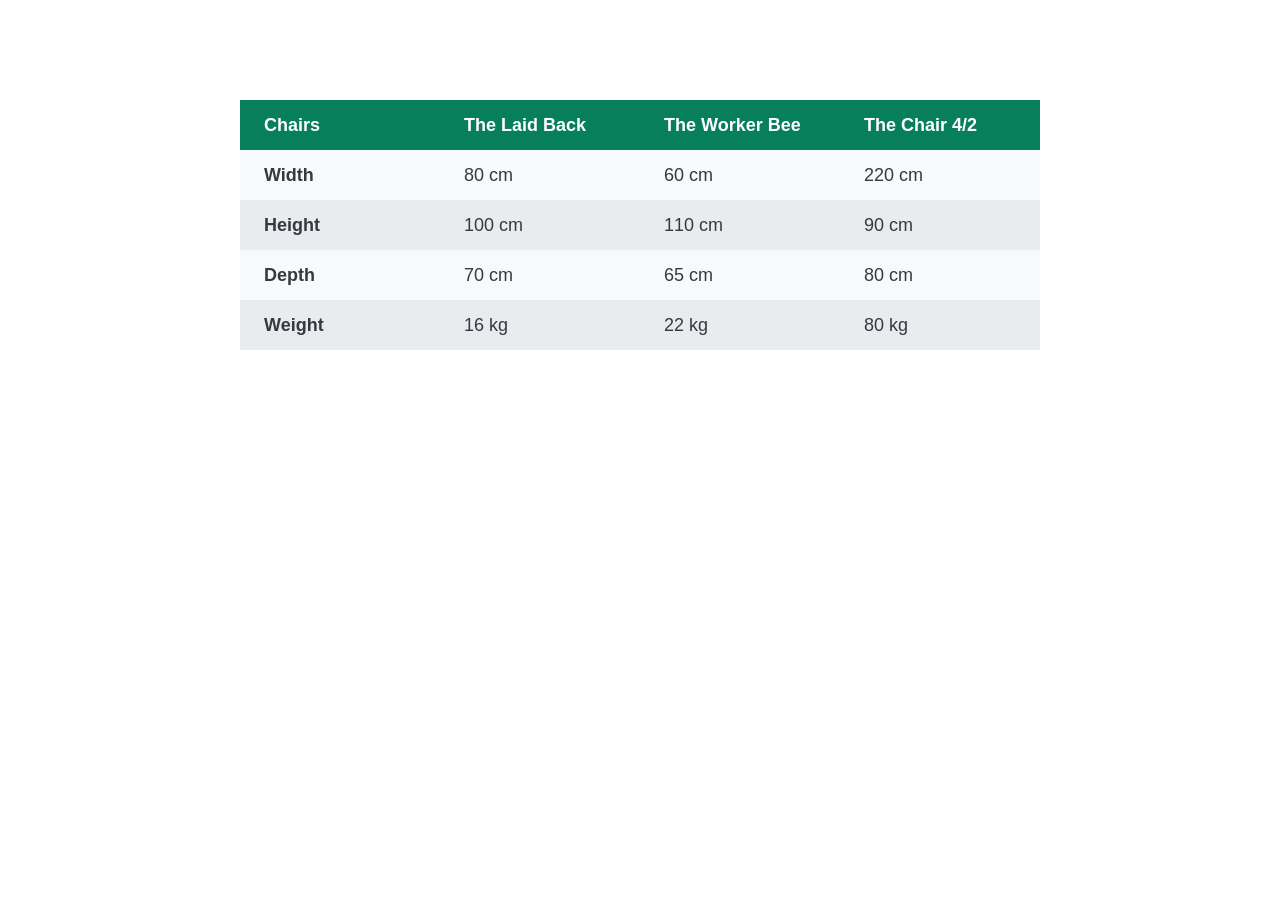
<file: component/03-table.html>
<!DOCTYPE html>
<html lang="en">
  <head>
    <meta charset="UTF-8" />
    <meta name="viewport" content="width=device-width, initial-scale=1.0" />
    <title>Accordion Component</title>
    <link
      href="https://fonts.googleapis.com/css2?family=Inter:wght@400;500;700&display=swap"
      rel="stylesheet"
    />
    <style>
      /*
                    SPACING SYSTEM (px)
                    2 / 4 / 8 / 12 / 16 / 24 / 32 / 48 / 64 / 80 / 96 / 128
                    
                    FONT SIZE SYSTEM (px)
                    10 / 12 / 14 / 16 / 18 / 20 / 24 / 30 / 36 / 44 / 52 / 62 / 74 / 86 / 98
                    */

      /*MAIN COLOR #087f5b */
      /*GREY COLOR #343a40 */

      * {
        margin: 0;
        padding: 0;
        box-sizing: border-box;
      }

      /* ------------------------ */
      /* GENERAL STYLES */
      /* ------------------------ */
      body {
        font-family: sans-serif;
        color: #343a40;
        line-height: 1;
        display: flex;
        justify-content: center;
      }

      table {
        width: 800px;
        margin-top: 100px;
        font-size: 18px;
        /* border: 1px solid #343a40; */
        border-collapse: collapse;
      }

      th,
      td {
        /* border: 1px solid #343a40; */
        padding: 16px 24px;
        text-align: left;
      }

      thead tr {
        background-color: #087f5b;
        color: #fff;
      }

      thead th {
        background-color: #087f5b;
        color: #fff;
        width: 25%;
      }

      tbody tr:nth-child(odd) {
        background-color: #f8f9fa;
      }
      tbody tr:nth-child(even) {
        background-color: #e9ecef;
      }
    </style>
  </head>

  <body>
    <table>
      <thead>
        <tr>
          <th>Chairs</th>
          <th>The Laid Back</th>
          <th>The Worker Bee</th>
          <th>The Chair 4/2</th>
        </tr>
      </thead>
      <tbody>
        <tr>
          <th>Width</th>
          <td>80 cm</td>
          <td>60 cm</td>
          <td>220 cm</td>
        </tr>

        <tr>
          <th>Height</th>
          <td>100 cm</td>
          <td>110 cm</td>
          <td>90 cm</td>
        </tr>
        <tr>
          <th>Depth</th>
          <td>70 cm</td>
          <td>65 cm</td>
          <td>80 cm</td>
        </tr>
        <tr>
          <th>Weight</th>
          <td>16 kg</td>
          <td>22 kg</td>
          <td>80 kg</td>
        </tr>
      </tbody>
    </table>
  </body>
</html>
<!-- revision -->
<!-- review about colors rule  -->
</file>
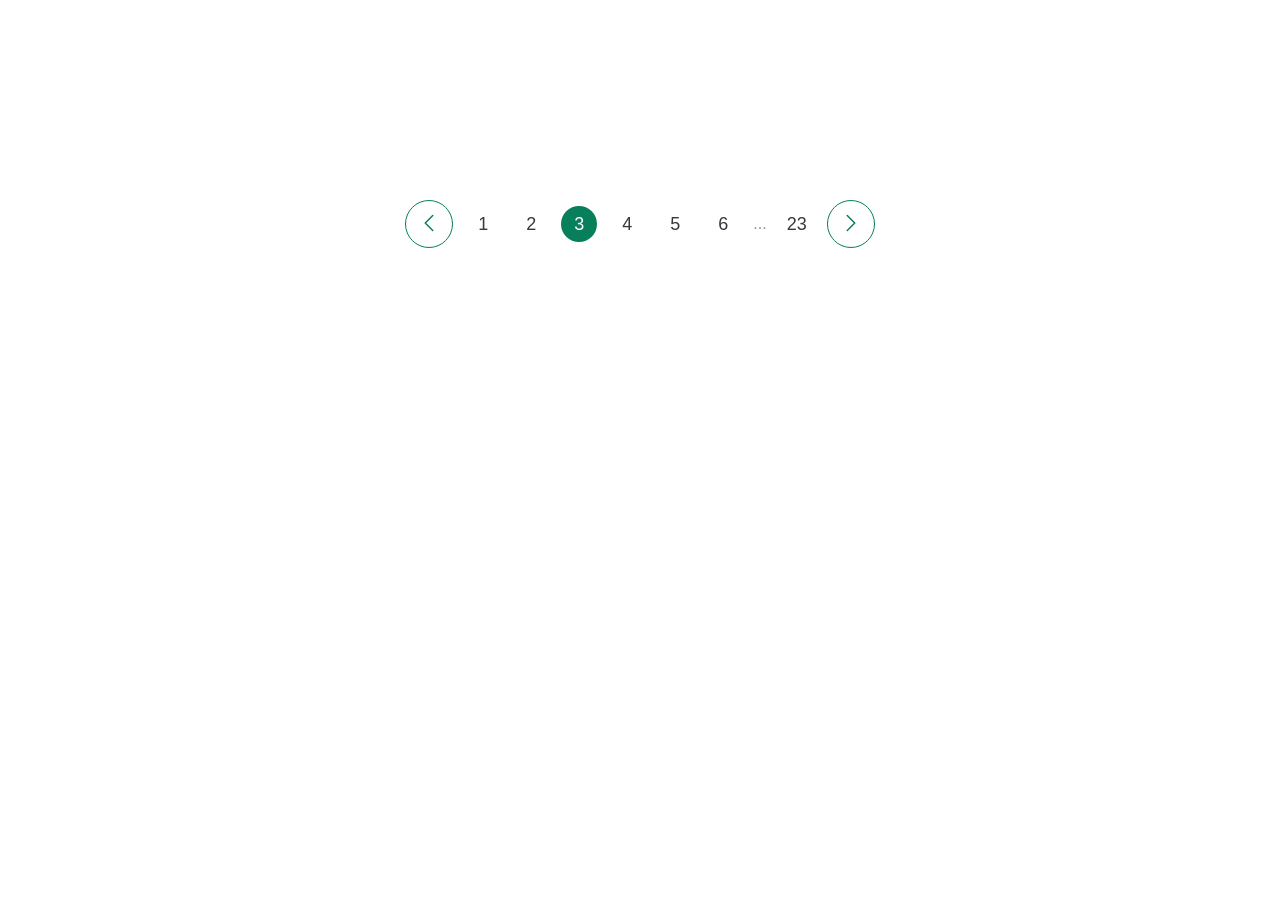
<file: component/04-pagination-challenge.html>
<!DOCTYPE html>
<html lang="en">
  <head>
    <meta charset="UTF-8" />
    <meta name="viewport" content="width=device-width, initial-scale=1.0" />
    <title>Pagination Challenge</title>
    <link
      href="https://fonts.googleapis.com/css2?family=Inter:wght@400;500;700&display=swap"
      rel="stylesheet"
    />
    <style>
      /*
                    SPACING SYSTEM (px)
                    2 / 4 / 8 / 12 / 16 / 24 / 32 / 48 / 64 / 80 / 96 / 128
                    
                    FONT SIZE SYSTEM (px)
                    10 / 12 / 14 / 16 / 18 / 20 / 24 / 30 / 36 / 44 / 52 / 62 / 74 / 86 / 98
                    */

      /*MAIN COLOR #087f5b */
      /*GREY COLOR #343a40 */

      * {
        margin: 0;
        padding: 0;
        box-sizing: border-box;
      }

      /* ------------------------ */
      /* GENERAL STYLES */
      /* ------------------------ */
      body {
        font-family: sans-serif;

        color: #343a40;
        line-height: 1;
        display: flex;
        justify-content: center;
      }

      .pagination {
        display: flex;
        align-items: center;
        gap: 12px;
        margin-top: 200px;
      }
      .btn {
        background-color: #fff;
        border: 1px solid #087f5b;
        height: 48px;
        width: 48px;
        border-radius: 50%;
        background: none;

        cursor: pointer;
      }

      .btn:hover {
        background-color: #087f5b;
      }

      .btn:hover .btn-icon {
        stroke: #fff;
      }

      .btn-icon {
        height: 24px;
        width: 24px;
        stroke: #087f5b;
      }
      .page-link:link,
      .page-link:visited {
        font-size: 18px;
        color: #343a40;
        text-decoration: none;
        height: 36px;
        width: 36px;
        border-radius: 50%;

        display: flex;
        align-items: center;
        justify-content: center;
      }

      .page-link:hover,
      .page-link:active {
        background-color: #087f5b;
        color: #fff;
      }

      .page-link.page-link-current,
      .page-link:hover,
      .page-link:active {
        background-color: #087f5b;
        color: #fff;
      }

      .dots {
        color: #868e96;
      }
    </style>
  </head>

  <body>
    <div class="pagination">
      <button class="btn">
        <svg
          xmlns="http://www.w3.org/2000/svg"
          fill="none"
          viewBox="0 0 24 24"
          stroke-width="1.5"
          stroke="currentColor"
          class="btn-icon"
        >
          <path
            stroke-linecap="round"
            stroke-linejoin="round"
            d="M15.75 19.5 8.25 12l7.5-7.5"
          />
        </svg>
      </button>

      <a href="#" class="page-link">1</a>
      <a href="#" class="page-link">2</a>
      <a href="#" class="page-link-current page-link">3</a>
      <a href="#" class="page-link">4</a>
      <a href="#" class="page-link">5</a>
      <a href="#" class="page-link">6</a>
      <span class="dots">...</span>
      <a href="#" class="page-link">23</a>
      <!-- <div>
        <p class="numbers">1</p>
        <p class="numbers">2</p>
        <p class="numbers">3</p>
        <p class="numbers">4</p>
        <p class="numbers">5</p>
        <p class="numbers">6</p>
        <p class="numbers">
          <svg
            xmlns="http://www.w3.org/2000/svg"
            fill="none"
            viewBox="0 0 24 24"
            stroke-width="1.5"
            stroke="currentColor"
            class="btn-icon"
          >
            <path
              stroke-linecap="round"
              stroke-linejoin="round"
              d="M6.75 12a.75.75 0 1 1-1.5 0 .75.75 0 0 1 1.5 0ZM12.75 12a.75.75 0 1 1-1.5 0 .75.75 0 0 1 1.5 0ZM18.75 12a.75.75 0 1 1-1.5 0 .75.75 0 0 1 1.5 0Z"
            />
          </svg>
        </p>
        <p class="numbers">23</p>
      </div> -->
      <button class="btn">
        <svg
          xmlns="http://www.w3.org/2000/svg"
          fill="none"
          viewBox="0 0 24 24"
          stroke-width="1.5"
          stroke="currentColor"
          class="btn-icon"
        >
          <path
            stroke-linecap="round"
            stroke-linejoin="round"
            d="m8.25 4.5 7.5 7.5-7.5 7.5"
          />
        </svg>
      </button>
    </div>
  </body>
</html>
<!-- Web Design Rules -->
</file>
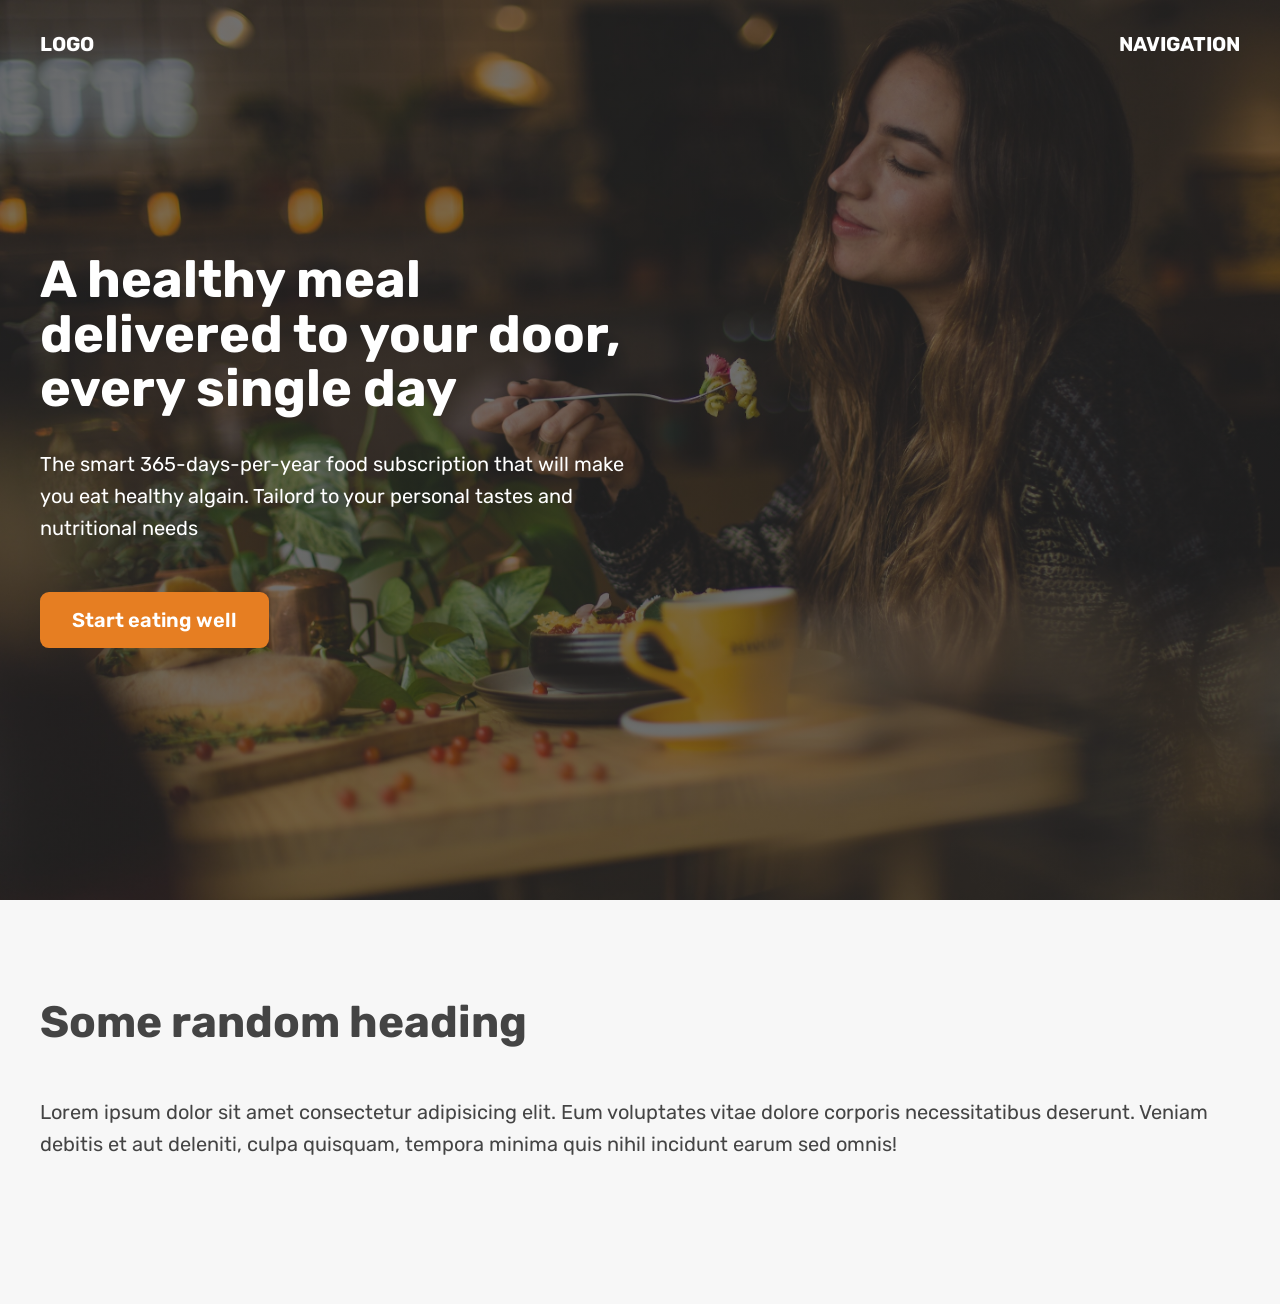
<file: component/05-hero.html>
<!DOCTYPE html>
<html lang="en">
  <head>
    <meta charset="UTF-8" />
    <meta name="viewport" content="width=device-width, initial-scale=1.0" />
    <title>Omnifood Hero Section</title>
    <link rel="preconnect" href="https://fonts.googleapis.com" />
    <link rel="preconnect" href="https://fonts.gstatic.com" crossorigin />
    <link
      href="https://fonts.googleapis.com/css2?family=Rubik:ital,wght@0,300..900;1,300..900&display=swap"
      rel="stylesheet"
    />
    <style>
      * {
        margin: 0;
        padding: 0;
        box-sizing: border-box;
      }
      html {
        font-family: "Rubik", sans-serif;
        color: #444;
      }

      .container {
        margin: 0 auto;
        width: 1200px;
      }

      header {
        height: 100vh;
        position: relative;

        background-image: linear-gradient(
            rgba(34, 34, 34, 0.6),
            rgba(34, 34, 34, 0.6)
          ),
          url(hero.jpg);
        background-size: cover;
        color: #fff;
      }

      nav {
        font-size: 20px;
        font-weight: 700;
        display: flex;
        justify-content: space-between;
        padding-top: 32px;
      }

      .header-container {
        width: 1200px;
        position: absolute;
        left: 50%;
        top: 50%;
        /* in relation to element size */
        transform: translate(-50%, -50%);
      }

      .header-container-inner {
        width: 50%;
      }

      h1 {
        font-size: 52px;
        margin-bottom: 32px;
        line-height: 1.05;
      }

      p {
        font-size: 20px;
        line-height: 1.6;
        margin-bottom: 48px;
      }

      .btn:link,
      .btn:visited {
        font-size: 20px;
        font-weight: 600;
        background-color: #e67e22;
        color: #fff;
        text-decoration: none;
        display: inline-block;
        padding: 16px 32px;
        border-radius: 9px;
      }

      h2 {
        font-size: 44px;
        margin-bottom: 48px;
      }

      section {
        padding: 96px 0;
        margin: 0 auto;
        background-color: #f7f7f7;
      }
    </style>
  </head>
  <body>
    <header>
      <nav class="container">
        <div>LOGO</div>
        <div>NAVIGATION</div>
      </nav>

      <div class="header-container">
        <div class="header-container-inner">
          <h1>A healthy meal delivered to your door, every single day</h1>
          <p>
            The smart 365-days-per-year food subscription that will make you eat
            healthy algain. Tailord to your personal tastes and nutritional
            needs
          </p>
          <a href="#" class="btn">Start eating well</a>
        </div>
      </div>
    </header>

    <section>
      <div class="container">
        <h2>Some random heading</h2>
        <p>
          Lorem ipsum dolor sit amet consectetur adipisicing elit. Eum
          voluptates vitae dolore corporis necessitatibus deserunt. Veniam
          debitis et aut deleniti, culpa quisquam, tempora minima quis nihil
          incidunt earum sed omnis!
        </p>
      </div>
    </section>
  </body>
</html>
<!-- revision -->
</file>
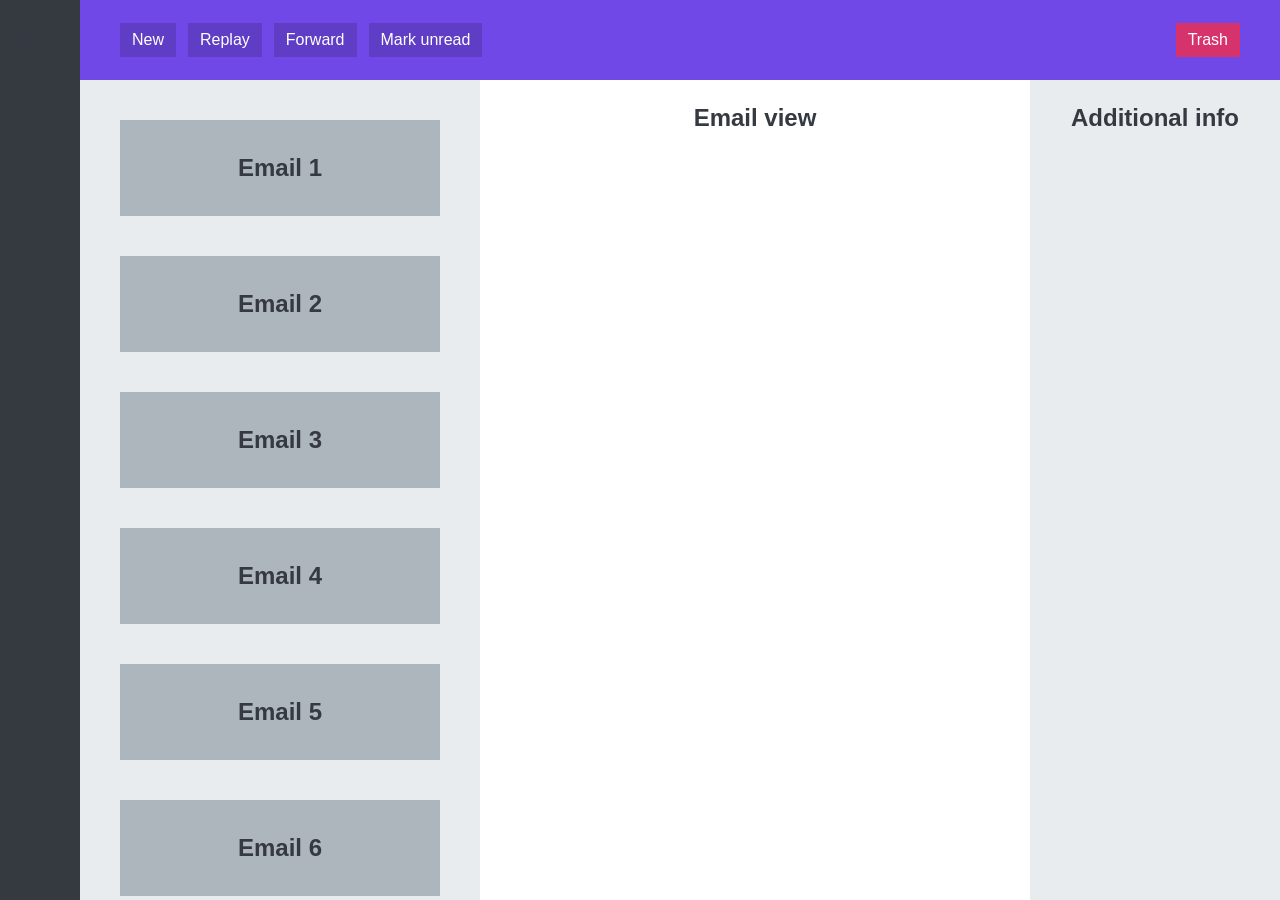
<file: component/app-layout.html>
<!DOCTYPE html>
<html lang="en">
  <head>
    <meta charset="UTF-8" />
    <meta name="viewport" content="width=device-width, initial-scale=1.0" />
    <title>App Layout</title>
    <style>
      * {
        margin: 0;
        padding: 0;
        box-sizing: border-box;
      }
      body {
        font-family: sans-serif;
        color: #343a40;
        font-size: 24px;
        height: 100vh;
        text-align: center;
        font-weight: bold;

        display: grid;
        grid-template-columns: 80px 400px 1fr 250px;
        grid-template-rows: 80px 1fr;
      }
      nav,
      section,
      main,
      aside {
        padding-top: 24px;
      }
      nav {
        background-color: #343a40;
        grid-row: 1 / -1;
      }
      menu {
        background-color: #7048e8;
        display: flex;
        grid-column: 2 / -1;
        align-items: center;
        gap: 12px;
        padding: 0 40px;
      }
      button {
        display: inline-block;
        font-size: 16px;
        background-color: #5f3dc4;
        border: none;
        cursor: pointer;
        color: #fff;
        padding: 8px 12px;
      }
      button:last-child {
        background-color: #d6336c;
        margin-left: auto;
      }
      section {
        background-color: #e9ecef;
        padding: 40px;

        overflow: scroll;
        display: flex;
        flex-direction: column;
        gap: 40px;
      }
      .email {
        background-color: #adb5bd;
        height: 96px;
        flex-shrink: 0;

        display: flex;
        align-items: center;
        justify-content: center;
      }
      aside {
        background-color: #e9ecef;
      }
    </style>
  </head>
  <body>
    <nav>Nav</nav>
    <menu>
      <button>New</button>
      <button>Replay</button>
      <button>Forward</button>
      <button>Mark unread</button>
      <button>Trash</button>
    </menu>
    <section>
      <div class="email">Email 1</div>
      <div class="email">Email 2</div>
      <div class="email">Email 3</div>
      <div class="email">Email 4</div>
      <div class="email">Email 5</div>
      <div class="email">Email 6</div>
      <div class="email">Email 7</div>
      <div class="email">Email 8</div>
      <div class="email">Email 9</div>
      <div class="email">Email 10</div>
    </section>
    <main>Email view</main>
    <aside>Additional info</aside>
  </body>
</html>
</file>
<file: style.css>
* {
  margin: 0;
  padding: 0;
  box-sizing: border-box;
}

h1,
h2,
h3,
h4,
p,
li {
  font-family: sans-serif;
  color: #444;
}
h1,
h2,
h3 {
  color: #1098ad;
}
h1 {
  font-size: 26px;
  text-transform: uppercase;
  font-style: italic;
  float: left;
}
nav {
  float: right;
}
nav a:link {
  display: inline-block;
  margin-right: 30px;
  margin-top: 10px;
}
h2 {
  font-size: 40px;
  margin-bottom: 30px;
  position: relative;
}
h3 {
  font-size: 30px;
  margin-bottom: 20px;
  margin-top: 40px;
}
h4 {
  font-size: 20px;
  text-transform: uppercase;
  text-align: center;
  margin-bottom: 30px;
}
p {
  font-size: 22px;
  line-height: 1.5;
  margin-bottom: 15px;
}
li {
  font-size: 20px;
  margin-bottom: 10px;
}
li:last-child {
  margin-bottom: 0px;
}
/* footer p {
  font-size: 16px;
} */
/*article header p {
  font-style: italic;
}*/
#author {
  font-style: italic;
  font-size: 18px;
}
#copyright {
  font-size: 16px;
  text-align: right;
}
.related-author {
  font-size: 16px;
  font-weight: bold;
}
/* ul {
  list-style: none;
} */
.related {
  list-style: none;
  margin-left: 0;
}
.container {
  max-width: 1200px;
  margin-left: auto;
  width: 90%;
  margin-right: auto;
}
.main-header {
  background-color: #f7f7f7;
  padding: 20px 40px;
  margin-bottom: 60px;
}
.main-header::after {
  content: "";
  clear: both;
  display: table;
}
.post-header {
  margin-bottom: 30px;
}
.post-img {
  width: 100%;
  height: auto;
}
.main-header * {
  display: inline-block;
}

aside {
  background-color: #f7f7f7;
  border-top: 5px solid #1098ad;
  border-bottom: 5px solid #1098ad;
  padding: 50px 40px;
}
/* .first-li {
  font-weight: bold;
} */
li:first-child {
  font-weight: bold;
}
li:last-child {
  font-style: italic;
}
li:nth-child(even) {
  color: red;
}
ul,
ol {
  margin-left: 50px;
  margin-bottom: 20px;
}
a:link {
  color: #1098ad;
  text-decoration: none;
}
a:visited {
  color: #1098ad;
}
a:hover {
  color: orangered;
}
a:active {
  background-color: black;
}
h1::first-letter {
  font-style: normal;
  margin-top: 5px;
}
h3 + p::first-line {
  color: green;
}
h2::after {
  content: "TOP";
  background-color: rgb(255, 204, 0);
  font-size: 16px;
  color: black;
  font-weight: bold;
  display: inline-block;
  padding: 5px 10px;
  position: absolute;
  top: 0;
  right: 25px;
}
body {
  border-top: 15px solid #1098ad;
}
.author-img {
  float: left;
  height: 50px;
  width: auto;
  margin-bottom: 20px;
}
.author {
  float: left;
  margin-left: 10px;
  margin-top: 15px;
  margin-bottom: auto;
}
.clear {
  clear: both;
}
article {
  width: 825px;
  float: left;
}
aside {
  width: 300px;
  float: right;
}
footer {
  clear: both;
}
</file>
<file: design/style.css>
/*
SPACING SYSTEM (px)
2 / 4 / 8 / 12 / 16 / 24 / 32 / 48 / 64 / 80 / 96 / 128

FONT SIZE SYSTEM (px)
10 / 12 / 14 / 16 / 18 / 20 / 24 / 30 / 36 / 44 / 52 / 62 / 74 / 86 / 98
*/

/*MAIN COLOR #087f5b */
/*GREY COLOR #343a40 */

* {
  margin: 0;
  padding: 0;
  box-sizing: border-box;
}

/* ------------------------ */
/* GENERAL STYLES */
/* ------------------------ */
body {
  font-family: sans-serif;
  color: #343a40;
  border-bottom: 8px solid #087f5b;
}

.container {
  width: 960px;
  margin: 0 auto;
}

header,
section {
  margin-bottom: 96px;
}

h2 {
  margin-bottom: 48px;
  font-size: 36px;
  letter-spacing: -0.5px;
}

.grid-3-cols {
  display: grid;
  grid-template-columns: repeat(3, 1fr);
  column-gap: 80px;
}

.btn:link,
.btn:visited {
  background-color: #087f5b;
  color: #fff;
  text-decoration: none;
  text-transform: uppercase;

  display: inline-block;
  font-weight: 500;
  border-radius: 100px;
}

.btn:hover,
.btn:active {
  background-color: #099268;
}

.btn--big {
  font-size: 18px;
  padding: 16px 32px;
}
.btn--small {
  font-size: 14px;
  padding: 8px 12px;
}

img {
  border-radius: 12px;
}
/* ------------------------ */
/* COMPONENT STYLES */
/* ------------------------ */

/* HEADER */
header {
  display: grid;
  grid-template-columns: repeat(2, 1fr);
  column-gap: 80px;
  margin-top: 64 px;
}

.header-text-box {
  align-self: center;
}

h1 {
  margin-bottom: 32px;
  font-size: 44px;
  line-height: 1.1;
  letter-spacing: -1px;

  /* text-shadow: 0px 5px 5px rgba(0, 0, 0, 0.2); */
}

.header-text {
  margin-bottom: 24px;
}

img {
  width: 100%;
}

/* FEATURES */

.feature-icon {
  stroke: #087f5b;
  width: 32px;
  height: 32px;
  margin-bottom: 24px;
}

.features-title {
  margin-bottom: 16px;
  font-size: 20px;
}

.features-text {
}

/* TESTIMONIAL */
.testimonial-section {
  background-color: #087f5b;
  color: #fff;
  padding: 24px;
  border-radius: 12px;
}

.testimonial-box {
  grid-column: 2 / -1;
  align-self: center;
}

.testimonial-box h2 {
  margin-bottom: 24px;
  font-size: 24px;
}

.testimonial-text {
  font-style: italic;
  margin-bottom: 24px;
  color: #e6fcf5;
  font-size: 18px;
  line-height: 1.7;
}

.testimonial-author {
  color: #c3fae8;
}

/* CHAIRS */
.chair-box {
  padding: 24px;
  box-shadow: 0px 20px 30px 0px rgba(0, 0, 0, 0.1);
}
.chair img {
  border-bottom-left-radius: 0;
  border-bottom-right-radius: 0;
}

h3 {
  margin-bottom: 24px;
}

.chair-details {
  list-style: none;
  margin-bottom: 24px;
}

.chair-details li {
  display: flex;
  align-items: center;
  gap: 12px;
  margin-bottom: 24px;
}

.chair-details li:last-child {
  margin-bottom: 0;
}

.chair-icon {
  stroke: #087f5b;
  width: 24px;
  height: 24px;
}

.chair-price {
  display: flex;
  justify-content: space-between;
  font-size: 20px;
  align-items: center;
}

footer {
  margin-bottom: 48px;
  font-size: 14px;
  color: #495057;
}
</file>
<file: layouts/style.css>
* {
  /* border-top: 10px solid #1098ad; */
  margin: 0;
  padding: 0;
}

/* PAGE SECTIONS */
body {
  color: #444;
  font-family: sans-serif;

  border-top: 10px solid #1098ad;
  position: relative;
}

.container {
  width: 1200px;
  /* margin-left: auto;
  margin-right: auto; */
  margin: 0 auto;
}

.main-header {
  background-color: #f7f7f7;
  /* padding: 20px;
  padding-left: 40px;
  padding-right: 40px; */
  padding: 20px 40px;
  /* margin-bottom: 60px; */
  display: flex;
  align-items: center;
  justify-content: space-between;

  /* height: 80px; */
}

nav {
  font-size: 18px;
  /* text-align: center; */
}

article {
  /* margin-bottom: 60px; */
}

.post-header {
  margin-bottom: 40px;
  /* position: relative; */
}

aside {
  background-color: #f7f7f7;
  border-top: 5px solid #1098ad;
  border-bottom: 5px solid #1098ad;
  /* padding-top: 50px;
  padding-bottom: 50px; */
  padding: 50px 0;
  width: 300px;
}

/* SMALLER ELEMENTS */
h1,
h2,
h3 {
  color: #1098ad;
}

h1 {
  font-size: 26px;
  text-transform: uppercase;
  font-style: italic;
}

h2 {
  font-size: 40px;
  margin-bottom: 30px;
}

h3 {
  font-size: 30px;
  margin-bottom: 20px;
  margin-top: 40px;
}

h4 {
  font-size: 20px;
  text-transform: uppercase;
  text-align: center;
}

p {
  font-size: 22px;
  line-height: 1.5;
  margin-bottom: 15px;
}

ul,
ol {
  margin-left: 50px;
  margin-bottom: 20px;
}

li {
  font-size: 20px;
  margin-bottom: 10px;
  /* display: inline; */
}

li:last-child {
  margin-bottom: 0;
}

/* footer p {
  font-size: 16px;
} */

/* article header p {
  font-style: italic;
} */

#author {
  font-style: italic;
  font-size: 18px;
}

#copyright {
  font-size: 16px;
}

.related-author {
  font-size: 18px;
  font-weight: bold;
}

/* ul {
  list-style: none;
} */

.related {
  list-style: none;
}

body {
  /* background-color: orangered; */
}

/* .first-li {
  font-weight: bold;
} */

li:first-child {
  font-weight: bold;
}

li:last-child {
  font-style: italic;
}

li:nth-child(even) {
  /* color: red; */
}

/* Misconception: this won't work! */
article p:first-child {
  color: red;
}

/* Styling links */
a:link {
  color: #1098ad;
  text-decoration: none;
}

a:visited {
  /* color: #777; */
  color: #1098ad;
}

a:hover {
  color: orangered;
  font-weight: bold;
  text-decoration: underline orangered;
}

a:active {
  background-color: black;
  font-style: italic;
}
/* LVHA */

.post-img {
  width: 100%;
  height: auto;
}

nav a:link {
  /* background-color: orangered;
  margin: 20px;
  padding: 20px;

  display: block; */

  margin-right: 30px;

  display: inline-block;
}

nav a:link:last-child {
  margin-right: 0;
}

button {
  font-size: 22px;
  padding: 20px;
  cursor: pointer;

  position: absolute;
  /* top: 50px;
  left: 50px; */
  bottom: 50px;
  right: 50px;
}

h1::first-letter {
  font-style: normal;
  margin-right: 5px;
}

h3 + p::first-line {
  /* color: red; */
}

h2 {
  /* background-color: orange; */
  position: relative;
}

h2::before {
  content: "TOP";
  background-color: #ffe70e;
  color: #444;
  font-size: 16px;
  font-weight: bold;
  display: inline-block;
  padding: 5px 10px;
  position: absolute;
  top: -10px;
  right: -25px;
}

/* Resolving conflicts */
/* #copyright {
  color: red;
}

.copyright {
  color: blue;
}

.text {
  color: yellow;
}

footer p {
  color: green !important;
} */

/* nav a:link,
nav p {
  font-size: 18px;
} */
.author-box {
  display: flex;
  align-items: center;
  margin-bottom: 15px;
}
#author {
  margin-bottom: 0;
  margin-left: 15px;
}
.related-post {
  display: flex;
  align-items: center;
  gap: 20px;
  margin-bottom: 30px;
}
.related-author {
  margin-bottom: 0;
  font-size: 14px;
  font-weight: normal;
  font-style: italic;
}
.related-link {
  font-size: 17px;
  font-weight: bold;
  font-style: normal;
  margin-bottom: 5px;
  display: block;
}
/* .row {
  display: flex;
  gap: 75px;
  margin-bottom: 60px;
  align-items: flex-start;
}
article {
  flex: 1;
  margin-bottom: 0;
}
aside {
  flex: 0 0 300px;
} */

/*CSS GRID*/
.container {
  display: grid;
  grid-template-columns: 1fr 300px;
  column-gap: 75px;
  row-gap: 60px;
  align-items: start;
}
.main-header {
  /* grid-column: 1 / span 2; */
  grid-column: 1 / -1;
}
article {
}
aside {
}
footer {
  grid-column: 1 /-1;
}
</file>
